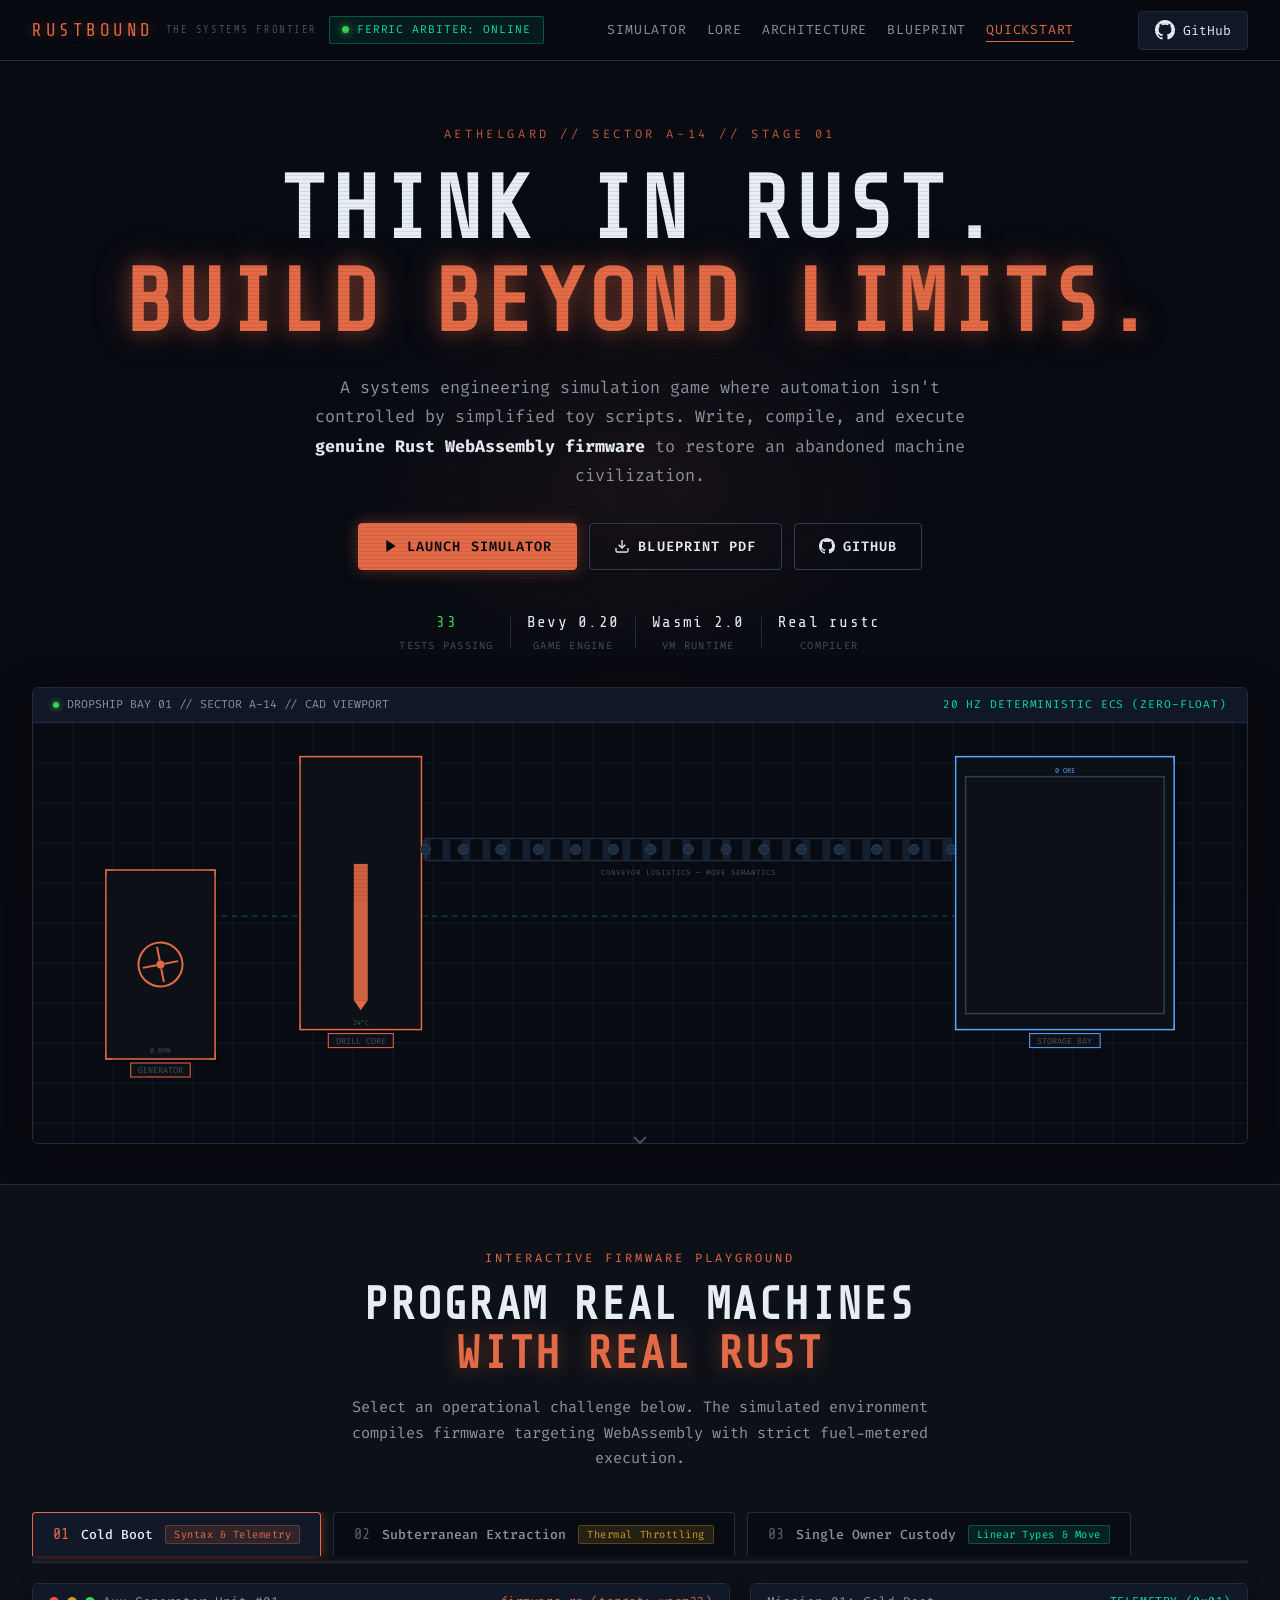
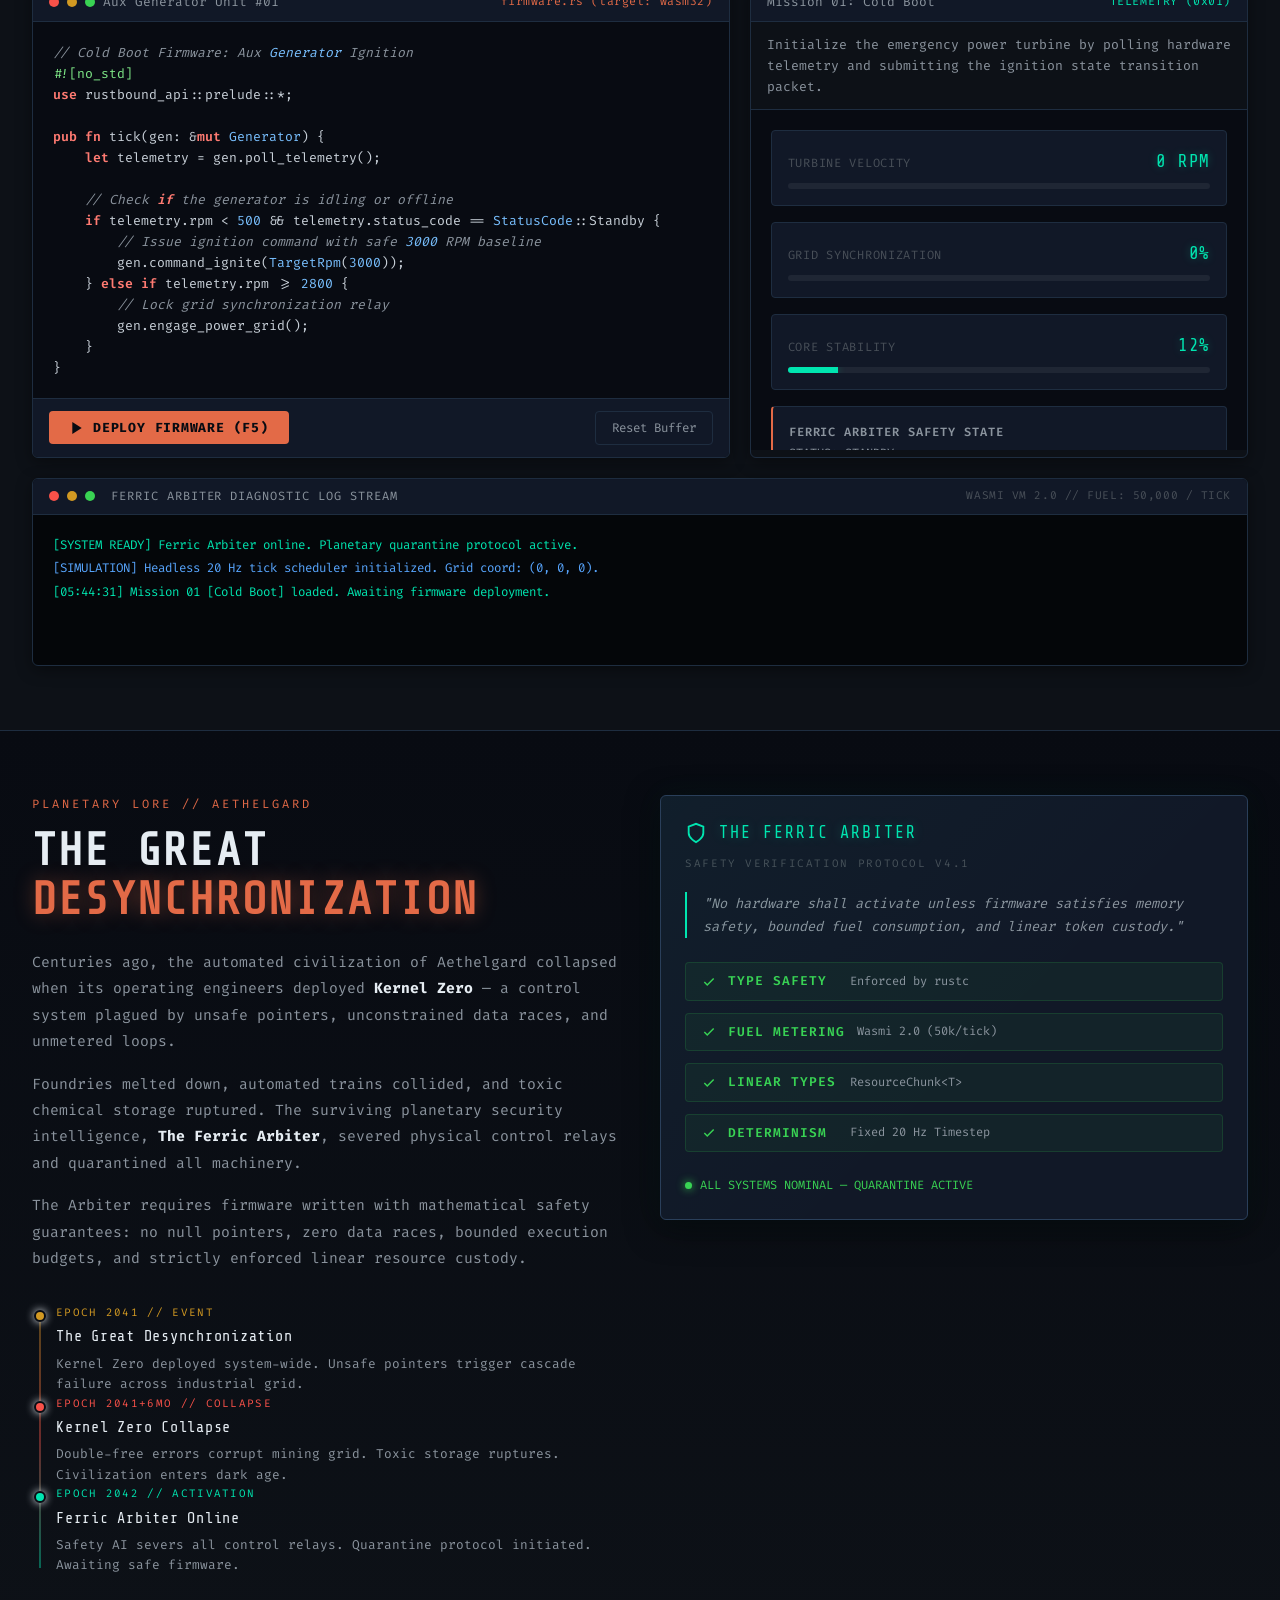
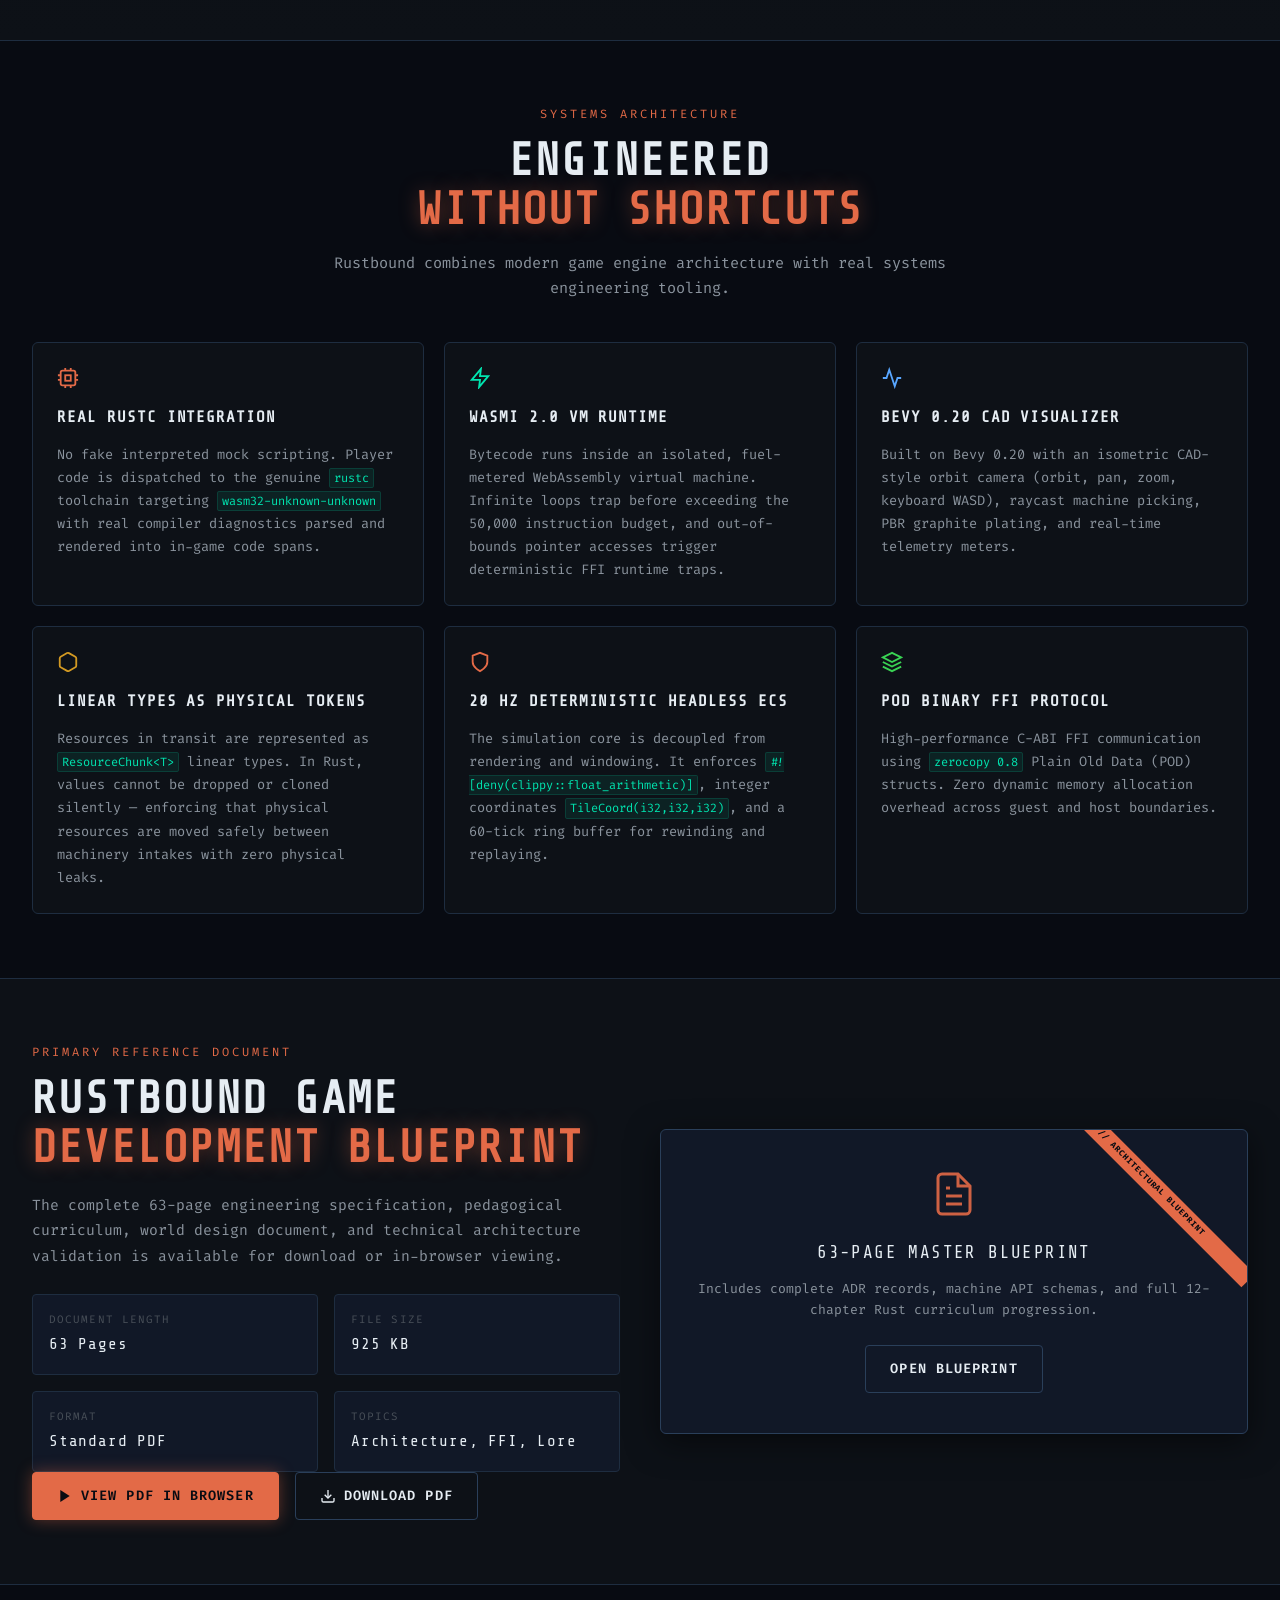
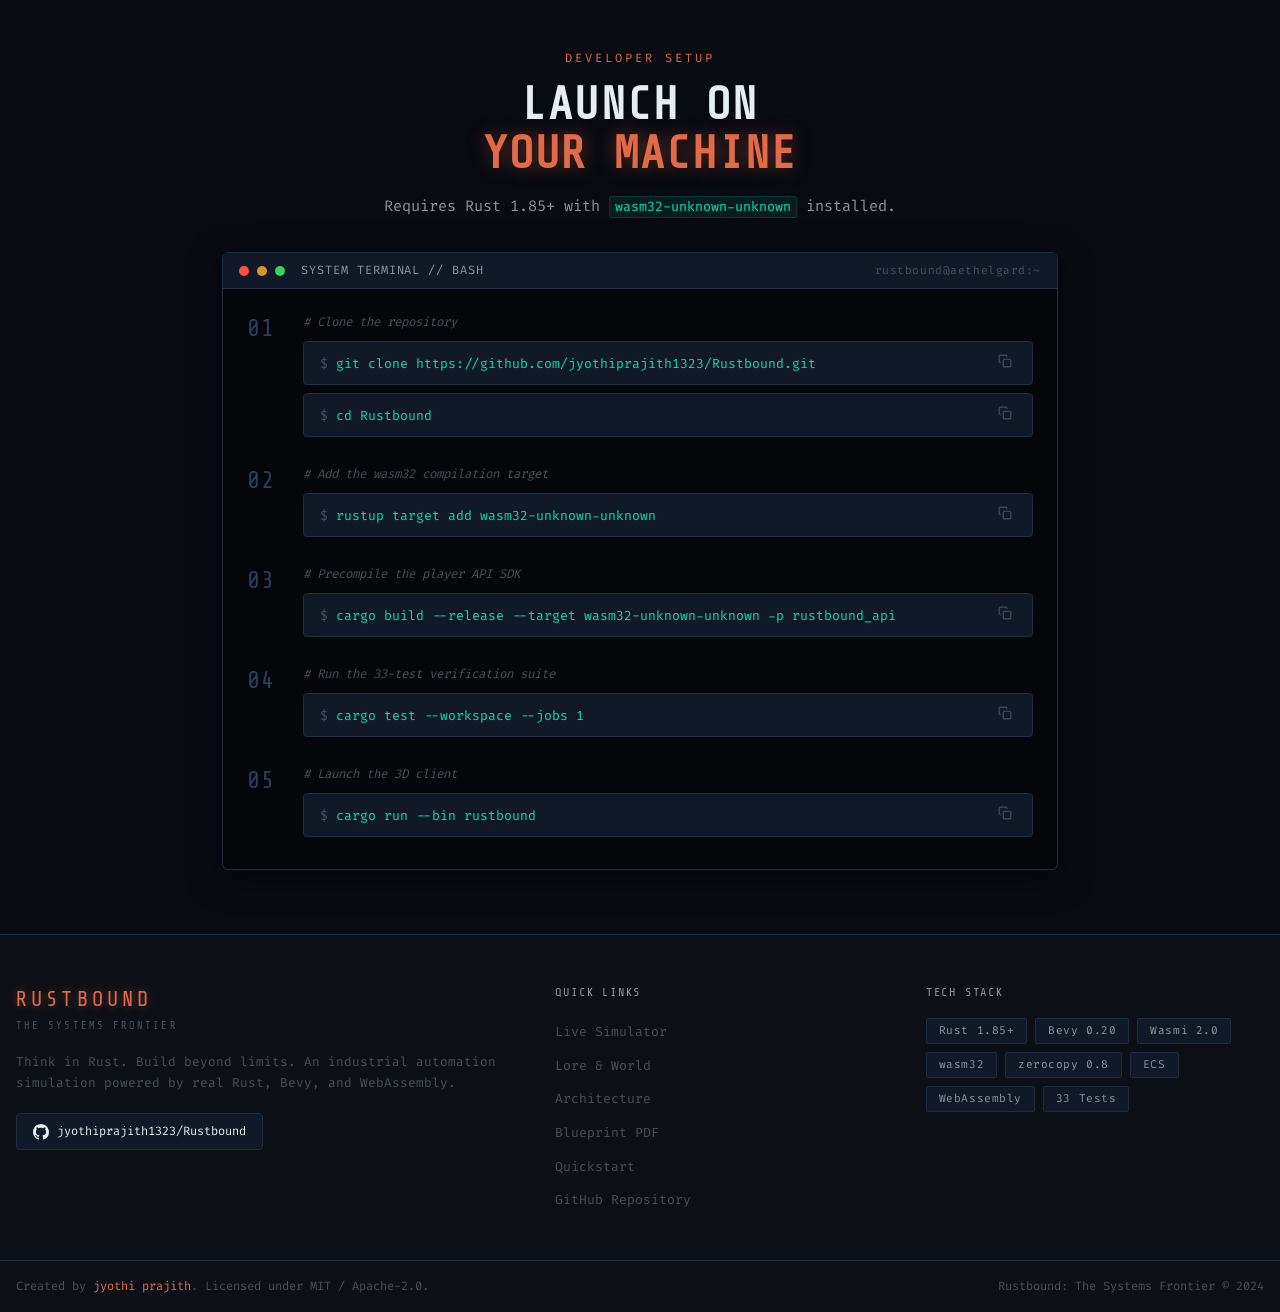
<file: index.html>
<!DOCTYPE html>
<html lang="en">
<head>
  <meta charset="UTF-8">
  <meta name="viewport" content="width=device-width, initial-scale=1.0">
  <title>Rustbound: The Systems Frontier — Industrial Automation &amp; Real Rust</title>
  <meta name="description" content="Industrial automation and systems engineering simulation game powered by Bevy and real Rust. Reclaim the abandoned planetary facilities of Aethelgard.">
  <link rel="stylesheet" href="style.css">
  <link rel="preconnect" href="https://fonts.googleapis.com">
  <link rel="preconnect" href="https://fonts.gstatic.com" crossorigin>
  <link href="https://fonts.googleapis.com/css2?family=Fira+Code:wght@300;400;500;600;700&family=Share+Tech+Mono&display=swap" rel="stylesheet">
  <link rel="icon" type="image/svg+xml" href="data:image/svg+xml,<svg xmlns='http://www.w3.org/2000/svg' viewBox='0 0 100 100'><rect width='100' height='100' fill='%23080b12'/><text y='72' x='10' font-size='80' fill='%23e36a47'>⬡</text></svg>">
</head>
<body>

  <!-- Top Navigation Header -->
  <header id="main-header">
    <div class="header-inner">
      <div class="logo-area">
        <div class="logo-title">RUSTBOUND</div>
        <div class="logo-subtitle">THE SYSTEMS FRONTIER</div>
        <div class="status-badge">
          <span class="status-dot"></span>
          <span>FERRIC ARBITER: ONLINE</span>
        </div>
      </div>

      <nav class="desktop-nav" aria-label="Main navigation">
        <a href="#simulator" class="nav-link">Simulator</a>
        <a href="#lore" class="nav-link">Lore</a>
        <a href="#architecture" class="nav-link">Architecture</a>
        <a href="#blueprint" class="nav-link">Blueprint</a>
        <a href="#quickstart" class="nav-link">Quickstart</a>
      </nav>

      <div class="header-actions">
        <a href="https://github.com/jyothiprajith1323/Rustbound" class="btn-github" target="_blank" rel="noopener" aria-label="GitHub repository">
          <svg width="20" height="20" viewBox="0 0 24 24" fill="currentColor" aria-hidden="true"><path d="M12 0C5.37 0 0 5.37 0 12c0 5.31 3.435 9.795 8.205 11.385.6.105.825-.255.825-.57 0-.285-.015-1.23-.015-2.235-3.015.555-3.795-.735-4.035-1.41-.135-.345-.72-1.41-1.23-1.695-.42-.225-1.02-.78-.015-.795.945-.015 1.62.87 1.845 1.23 1.08 1.815 2.805 1.305 3.495.99.105-.78.42-1.305.765-1.605-2.67-.3-5.46-1.335-5.46-5.925 0-1.305.465-2.385 1.23-3.225-.12-.3-.54-1.53.12-3.18 0 0 1.005-.315 3.3 1.23.96-.27 1.98-.405 3-.405s2.04.135 3 .405c2.295-1.56 3.3-1.23 3.3-1.23.66 1.65.24 2.88.12 3.18.765.84 1.23 1.905 1.23 3.225 0 4.605-2.805 5.625-5.475 5.925.435.375.81 1.095.81 2.22 0 1.605-.015 2.895-.015 3.3 0 .315.225.69.825.57A12.02 12.02 0 0024 12c0-6.63-5.37-12-12-12z"/></svg>
          GitHub
        </a>
        <button class="hamburger-btn" id="hamburger-btn" aria-label="Toggle mobile menu" aria-expanded="false" aria-controls="mobile-nav">
          <span class="hamburger-icon hamburger-open">
            <svg width="20" height="20" viewBox="0 0 24 24" fill="none" stroke="currentColor" stroke-width="2" aria-hidden="true"><line x1="3" y1="6" x2="21" y2="6"/><line x1="3" y1="12" x2="21" y2="12"/><line x1="3" y1="18" x2="21" y2="18"/></svg>
          </span>
          <span class="hamburger-icon hamburger-close" hidden>
            <svg width="20" height="20" viewBox="0 0 24 24" fill="none" stroke="currentColor" stroke-width="2" aria-hidden="true"><line x1="18" y1="6" x2="6" y2="18"/><line x1="6" y1="6" x2="18" y2="18"/></svg>
          </span>
        </button>
      </div>
    </div>

    <!-- Mobile Navigation Overlay -->
    <nav class="mobile-nav" id="mobile-nav" aria-label="Mobile navigation" aria-hidden="true">
      <a href="#simulator" class="mobile-nav-link">01 // Simulator</a>
      <a href="#lore" class="mobile-nav-link">02 // Lore</a>
      <a href="#architecture" class="mobile-nav-link">03 // Architecture</a>
      <a href="#blueprint" class="mobile-nav-link">04 // Blueprint</a>
      <a href="#quickstart" class="mobile-nav-link">05 // Quickstart</a>
      <a href="https://github.com/jyothiprajith1323/Rustbound" class="mobile-nav-link mobile-github" target="_blank" rel="noopener">
        <svg width="16" height="16" viewBox="0 0 24 24" fill="currentColor" aria-hidden="true"><path d="M12 0C5.37 0 0 5.37 0 12c0 5.31 3.435 9.795 8.205 11.385.6.105.825-.255.825-.57 0-.285-.015-1.23-.015-2.235-3.015.555-3.795-.735-4.035-1.41-.135-.345-.72-1.41-1.23-1.695-.42-.225-1.02-.78-.015-.795.945-.015 1.62.87 1.845 1.23 1.08 1.815 2.805 1.305 3.495.99.105-.78.42-1.305.765-1.605-2.67-.3-5.46-1.335-5.46-5.925 0-1.305.465-2.385 1.23-3.225-.12-.3-.54-1.53.12-3.18 0 0 1.005-.315 3.3 1.23.96-.27 1.98-.405 3-.405s2.04.135 3 .405c2.295-1.56 3.3-1.23 3.3-1.23.66 1.65.24 2.88.12 3.18.765.84 1.23 1.905 1.23 3.225 0 4.605-2.805 5.625-5.475 5.925.435.375.81 1.095.81 2.22 0 1.605-.015 2.895-.015 3.3 0 .315.225.69.825.57A12.02 12.02 0 0024 12c0-6.63-5.37-12-12-12z"/></svg>
        GitHub Repository
      </a>
    </nav>
  </header>

  <!-- Hero Section -->
  <section class="hero">
    <div class="hero-inner">
      <div class="hero-breadcrumb">AETHELGARD // SECTOR A-14 // STAGE 01</div>
      <h1 class="hero-title">
        THINK IN RUST.<br>
        <span class="hero-title-accent glow-orange">BUILD BEYOND LIMITS.</span>
      </h1>
      <p class="hero-desc">
        A systems engineering simulation game where automation isn't controlled by simplified toy scripts.
        Write, compile, and execute <strong>genuine Rust WebAssembly firmware</strong> to restore an abandoned machine civilization.
      </p>
      <div class="hero-actions">
        <a href="#simulator" class="btn btn-primary">
          <svg width="16" height="16" viewBox="0 0 24 24" fill="currentColor" aria-hidden="true"><polygon points="5,3 19,12 5,21"/></svg>
          LAUNCH SIMULATOR
        </a>
        <a href="Rustbound Game Development Blueprint.pdf" class="btn btn-secondary" download>
          <svg width="16" height="16" viewBox="0 0 24 24" fill="none" stroke="currentColor" stroke-width="2" aria-hidden="true"><path d="M21 15v4a2 2 0 01-2 2H5a2 2 0 01-2-2v-4"/><polyline points="7,10 12,15 17,10"/><line x1="12" y1="15" x2="12" y2="3"/></svg>
          BLUEPRINT PDF
        </a>
        <a href="https://github.com/jyothiprajith1323/Rustbound" class="btn btn-secondary" target="_blank" rel="noopener">
          <svg width="16" height="16" viewBox="0 0 24 24" fill="currentColor" aria-hidden="true"><path d="M12 0C5.37 0 0 5.37 0 12c0 5.31 3.435 9.795 8.205 11.385.6.105.825-.255.825-.57 0-.285-.015-1.23-.015-2.235-3.015.555-3.795-.735-4.035-1.41-.135-.345-.72-1.41-1.23-1.695-.42-.225-1.02-.78-.015-.795.945-.015 1.62.87 1.845 1.23 1.08 1.815 2.805 1.305 3.495.99.105-.78.42-1.305.765-1.605-2.67-.3-5.46-1.335-5.46-5.925 0-1.305.465-2.385 1.23-3.225-.12-.3-.54-1.53.12-3.18 0 0 1.005-.315 3.3 1.23.96-.27 1.98-.405 3-.405s2.04.135 3 .405c2.295-1.56 3.3-1.23 3.3-1.23.66 1.65.24 2.88.12 3.18.765.84 1.23 1.905 1.23 3.225 0 4.605-2.805 5.625-5.475 5.925.435.375.81 1.095.81 2.22 0 1.605-.015 2.895-.015 3.3 0 .315.225.69.825.57A12.02 12.02 0 0024 12c0-6.63-5.37-12-12-12z"/></svg>
          GITHUB
        </a>
      </div>

      <!-- Stats Row -->
      <div class="hero-stats">
        <div class="stat-item">
          <span class="stat-value" style="color: var(--success);">33</span>
          <span class="stat-label">Tests Passing</span>
        </div>
        <div class="stat-divider"></div>
        <div class="stat-item">
          <span class="stat-value">Bevy 0.20</span>
          <span class="stat-label">Game Engine</span>
        </div>
        <div class="stat-divider"></div>
        <div class="stat-item">
          <span class="stat-value">Wasmi 2.0</span>
          <span class="stat-label">VM Runtime</span>
        </div>
        <div class="stat-divider"></div>
        <div class="stat-item">
          <span class="stat-value">Real rustc</span>
          <span class="stat-label">Compiler</span>
        </div>
      </div>

      <!-- Canvas Factory Viewport -->
      <div class="viewport-container">
        <div class="viewport-header">
          <div class="viewport-label">
            <span class="viewport-dot"></span>
            <span>DROPSHIP BAY 01 // SECTOR A-14 // CAD VIEWPORT</span>
          </div>
          <span class="viewport-hz" style="color: var(--accent-cyan);">20 HZ DETERMINISTIC ECS (ZERO-FLOAT)</span>
        </div>
        <canvas id="factory-canvas" class="canvas-viewport" role="img" aria-label="Animated factory visualization showing generator, drill, conveyor and storage machines"></canvas>
      </div>
    </div>

    <!-- Scroll indicator -->
    <div class="scroll-indicator" aria-hidden="true">
      <svg width="24" height="24" viewBox="0 0 24 24" fill="none" stroke="currentColor" stroke-width="2"><polyline points="6,9 12,15 18,9"/></svg>
    </div>
  </section>

  <!-- Interactive Simulator Section -->
  <section id="simulator" class="section simulator-section">
    <div class="section-inner">
      <div class="section-header">
        <div class="section-tag">Interactive Firmware Playground</div>
        <h2 class="section-title">PROGRAM REAL MACHINES<br><span>WITH REAL RUST</span></h2>
        <p class="section-desc">Select an operational challenge below. The simulated environment compiles firmware targeting WebAssembly with strict fuel-metered execution.</p>
      </div>

      <!-- Mission Tabs -->
      <div class="mission-tabs" role="tablist" aria-label="Mission selector">
        <button class="mission-tab active" data-mission="1" role="tab" aria-selected="true" aria-controls="mission-panel">
          <span class="mission-num">01</span>
          <span class="mission-name">Cold Boot</span>
          <span class="mission-badge badge-orange">Syntax &amp; Telemetry</span>
        </button>
        <button class="mission-tab" data-mission="2" role="tab" aria-selected="false" aria-controls="mission-panel">
          <span class="mission-num">02</span>
          <span class="mission-name">Subterranean Extraction</span>
          <span class="mission-badge badge-warning">Thermal Throttling</span>
        </button>
        <button class="mission-tab" data-mission="3" role="tab" aria-selected="false" aria-controls="mission-panel">
          <span class="mission-num">03</span>
          <span class="mission-name">Single Owner Custody</span>
          <span class="mission-badge badge-cyan">Linear Types &amp; Move</span>
        </button>
      </div>

      <!-- Mission progress bar -->
      <div class="mission-progress-bar" aria-label="Mission completion progress">
        <div class="progress-fill" id="progress-fill" style="width: 0%"></div>
      </div>

      <!-- IDE Grid -->
      <div class="ide-grid" id="mission-panel" role="tabpanel">
        <!-- Editor Column -->
        <div class="editor-panel">
          <div class="panel-title-bar">
            <div class="panel-title-left">
              <span class="panel-dot panel-dot-red"></span>
              <span class="panel-dot panel-dot-yellow"></span>
              <span class="panel-dot panel-dot-green"></span>
              <span id="target-machine" class="panel-filename">Aux Generator Unit #01</span>
            </div>
            <span class="panel-label" style="color: var(--accent-orange);">firmware.rs (target: wasm32)</span>
          </div>
          <div id="code-editor" class="code-editor" role="region" aria-label="Rust firmware code editor"></div>
          <div class="editor-controls">
            <button id="btn-deploy" class="btn-deploy" aria-label="Deploy firmware and run simulation">
              <svg width="16" height="16" viewBox="0 0 24 24" fill="currentColor" aria-hidden="true"><polygon points="5,3 19,12 5,21"/></svg>
              Deploy Firmware (F5)
            </button>
            <button id="btn-reset" class="btn-reset" aria-label="Reset simulation state">Reset Buffer</button>
          </div>
        </div>

        <!-- Machine Inspector Column -->
        <div class="inspector-panel">
          <div class="panel-title-bar">
            <div class="panel-title-left">
              <span id="mission-title" class="panel-filename">Mission 01: Cold Boot</span>
            </div>
            <span class="panel-label" style="color: var(--accent-cyan);">TELEMETRY (0x01)</span>
          </div>
          <div class="mission-desc-bar" id="mission-desc">
            Initialize the emergency power turbine by polling hardware telemetry and submitting the ignition state transition packet.
          </div>
          <div id="gauges-container" class="gauges-container">
            <!-- Dynamically populated by app.js -->
          </div>
        </div>
      </div>

      <!-- Terminal Window -->
      <div class="terminal-window">
        <div class="terminal-header">
          <div class="terminal-dots">
            <span class="t-dot" style="background:#f85149"></span>
            <span class="t-dot" style="background:#d29922"></span>
            <span class="t-dot" style="background:#39d353"></span>
          </div>
          <span class="terminal-title">FERRIC ARBITER DIAGNOSTIC LOG STREAM</span>
          <span class="terminal-meta">WASMI VM 2.0 // FUEL: 50,000 / TICK</span>
        </div>
        <div id="terminal-body" class="terminal-body">
          <div class="log-line log-arbiter">[SYSTEM READY] Ferric Arbiter online. Planetary quarantine protocol active.</div>
          <div class="log-line log-sim">[SIMULATION] Headless 20 Hz tick scheduler initialized. Grid coord: (0, 0, 0).</div>
        </div>
      </div>
    </div>
  </section>

  <!-- World & Lore Section -->
  <section id="lore" class="section lore-section">
    <div class="section-inner">
      <div class="lore-grid">
        <!-- Left: Lore Text -->
        <div class="lore-text">
          <div class="section-tag">Planetary Lore // Aethelgard</div>
          <h2 class="section-title">THE GREAT<br><span>DESYNCHRONIZATION</span></h2>
          <p class="lore-para">
            Centuries ago, the automated civilization of Aethelgard collapsed when its operating engineers deployed
            <strong>Kernel Zero</strong> — a control system plagued by unsafe pointers, unconstrained data races, and unmetered loops.
          </p>
          <p class="lore-para">
            Foundries melted down, automated trains collided, and toxic chemical storage ruptured. The surviving planetary security intelligence,
            <strong>The Ferric Arbiter</strong>, severed physical control relays and quarantined all machinery.
          </p>
          <p class="lore-para">
            The Arbiter requires firmware written with mathematical safety guarantees: no null pointers, zero data races, bounded execution budgets, and strictly enforced linear resource custody.
          </p>

          <!-- Timeline -->
          <div class="lore-timeline">
            <div class="timeline-item">
              <div class="timeline-marker"></div>
              <div class="timeline-content">
                <div class="timeline-label" style="color: var(--warning);">EPOCH 2041 // EVENT</div>
                <div class="timeline-title">The Great Desynchronization</div>
                <div class="timeline-desc">Kernel Zero deployed system-wide. Unsafe pointers trigger cascade failure across industrial grid.</div>
              </div>
            </div>
            <div class="timeline-item">
              <div class="timeline-marker" style="background: var(--danger);"></div>
              <div class="timeline-content">
                <div class="timeline-label" style="color: var(--danger);">EPOCH 2041+6mo // COLLAPSE</div>
                <div class="timeline-title">Kernel Zero Collapse</div>
                <div class="timeline-desc">Double-free errors corrupt mining grid. Toxic storage ruptures. Civilization enters dark age.</div>
              </div>
            </div>
            <div class="timeline-item">
              <div class="timeline-marker" style="background: var(--accent-cyan);"></div>
              <div class="timeline-content">
                <div class="timeline-label" style="color: var(--accent-cyan);">EPOCH 2042 // ACTIVATION</div>
                <div class="timeline-title">Ferric Arbiter Online</div>
                <div class="timeline-desc">Safety AI severs all control relays. Quarantine protocol initiated. Awaiting safe firmware.</div>
              </div>
            </div>
          </div>
        </div>

        <!-- Right: Ferric Arbiter Safety Card -->
        <div class="arbiter-card">
          <div class="arbiter-card-header">
            <svg width="22" height="22" viewBox="0 0 24 24" fill="none" stroke="currentColor" stroke-width="2" aria-hidden="true"><path d="M12 22s8-4 8-10V5l-8-3-8 3v7c0 6 8 10 8 10z"/></svg>
            <span>THE FERRIC ARBITER</span>
          </div>
          <div class="arbiter-card-subtitle">SAFETY VERIFICATION PROTOCOL v4.1</div>
          <div class="arbiter-quote">
            "No hardware shall activate unless firmware satisfies memory safety, bounded fuel consumption, and linear token custody."
          </div>
          <div class="arbiter-checks">
            <div class="arbiter-check">
              <svg width="14" height="14" viewBox="0 0 24 24" fill="none" stroke="currentColor" stroke-width="2.5" aria-hidden="true"><polyline points="20,6 9,17 4,12"/></svg>
              <span class="check-label">TYPE SAFETY</span>
              <span class="check-value">Enforced by rustc</span>
            </div>
            <div class="arbiter-check">
              <svg width="14" height="14" viewBox="0 0 24 24" fill="none" stroke="currentColor" stroke-width="2.5" aria-hidden="true"><polyline points="20,6 9,17 4,12"/></svg>
              <span class="check-label">FUEL METERING</span>
              <span class="check-value">Wasmi 2.0 (50k/tick)</span>
            </div>
            <div class="arbiter-check">
              <svg width="14" height="14" viewBox="0 0 24 24" fill="none" stroke="currentColor" stroke-width="2.5" aria-hidden="true"><polyline points="20,6 9,17 4,12"/></svg>
              <span class="check-label">LINEAR TYPES</span>
              <span class="check-value">ResourceChunk&lt;T&gt;</span>
            </div>
            <div class="arbiter-check">
              <svg width="14" height="14" viewBox="0 0 24 24" fill="none" stroke="currentColor" stroke-width="2.5" aria-hidden="true"><polyline points="20,6 9,17 4,12"/></svg>
              <span class="check-label">DETERMINISM</span>
              <span class="check-value">Fixed 20 Hz Timestep</span>
            </div>
          </div>
          <div class="arbiter-status-row">
            <span class="status-dot" style="background: var(--success); box-shadow: 0 0 8px var(--success);"></span>
            <span style="color: var(--success); font-size: 0.75rem;">ALL SYSTEMS NOMINAL — QUARANTINE ACTIVE</span>
          </div>
        </div>
      </div>
    </div>
  </section>

  <!-- Technical Architecture Section -->
  <section id="architecture" class="section architecture-section">
    <div class="section-inner">
      <div class="section-header">
        <div class="section-tag">Systems Architecture</div>
        <h2 class="section-title">ENGINEERED<br><span>WITHOUT SHORTCUTS</span></h2>
        <p class="section-desc">Rustbound combines modern game engine architecture with real systems engineering tooling.</p>
      </div>

      <div class="features-grid">
        <!-- Card 1 -->
        <div class="feature-card">
          <div class="feature-icon">
            <svg width="22" height="22" viewBox="0 0 24 24" fill="none" stroke="currentColor" stroke-width="2" aria-hidden="true"><rect x="4" y="4" width="16" height="16" rx="2"/><rect x="9" y="9" width="6" height="6"/><line x1="9" y1="1" x2="9" y2="4"/><line x1="15" y1="1" x2="15" y2="4"/><line x1="9" y1="20" x2="9" y2="23"/><line x1="15" y1="20" x2="15" y2="23"/><line x1="20" y1="9" x2="23" y2="9"/><line x1="20" y1="14" x2="23" y2="14"/><line x1="1" y1="9" x2="4" y2="9"/><line x1="1" y1="14" x2="4" y2="14"/></svg>
          </div>
          <h3 class="feature-title">Real rustc Integration</h3>
          <p class="feature-desc">No fake interpreted mock scripting. Player code is dispatched to the genuine <code>rustc</code> toolchain targeting <code>wasm32-unknown-unknown</code> with real compiler diagnostics parsed and rendered into in-game code spans.</p>
        </div>

        <!-- Card 2 -->
        <div class="feature-card">
          <div class="feature-icon" style="color: var(--accent-cyan);">
            <svg width="22" height="22" viewBox="0 0 24 24" fill="none" stroke="currentColor" stroke-width="2" aria-hidden="true"><polygon points="13,2 3,14 12,14 11,22 21,10 12,10"/></svg>
          </div>
          <h3 class="feature-title">Wasmi 2.0 VM Runtime</h3>
          <p class="feature-desc">Bytecode runs inside an isolated, fuel-metered WebAssembly virtual machine. Infinite loops trap before exceeding the 50,000 instruction budget, and out-of-bounds pointer accesses trigger deterministic FFI runtime traps.</p>
        </div>

        <!-- Card 3 -->
        <div class="feature-card">
          <div class="feature-icon" style="color: var(--accent-blue);">
            <svg width="22" height="22" viewBox="0 0 24 24" fill="none" stroke="currentColor" stroke-width="2" aria-hidden="true"><polyline points="22,12 18,12 15,21 9,3 6,12 2,12"/></svg>
          </div>
          <h3 class="feature-title">Bevy 0.20 CAD Visualizer</h3>
          <p class="feature-desc">Built on Bevy 0.20 with an isometric CAD-style orbit camera (orbit, pan, zoom, keyboard WASD), raycast machine picking, PBR graphite plating, and real-time telemetry meters.</p>
        </div>

        <!-- Card 4 -->
        <div class="feature-card">
          <div class="feature-icon" style="color: var(--warning);">
            <svg width="22" height="22" viewBox="0 0 24 24" fill="none" stroke="currentColor" stroke-width="2" aria-hidden="true"><path d="M21 16V8a2 2 0 00-1-1.73l-7-4a2 2 0 00-2 0l-7 4A2 2 0 003 8v8a2 2 0 001 1.73l7 4a2 2 0 002 0l7-4A2 2 0 0021 16z"/></svg>
          </div>
          <h3 class="feature-title">Linear Types as Physical Tokens</h3>
          <p class="feature-desc">Resources in transit are represented as <code>ResourceChunk&lt;T&gt;</code> linear types. In Rust, values cannot be dropped or cloned silently — enforcing that physical resources are moved safely between machinery intakes with zero physical leaks.</p>
        </div>

        <!-- Card 5 -->
        <div class="feature-card">
          <div class="feature-icon">
            <svg width="22" height="22" viewBox="0 0 24 24" fill="none" stroke="currentColor" stroke-width="2" aria-hidden="true"><path d="M12 22s8-4 8-10V5l-8-3-8 3v7c0 6 8 10 8 10z"/></svg>
          </div>
          <h3 class="feature-title">20 Hz Deterministic Headless ECS</h3>
          <p class="feature-desc">The simulation core is decoupled from rendering and windowing. It enforces <code>#![deny(clippy::float_arithmetic)]</code>, integer coordinates <code>TileCoord(i32,i32,i32)</code>, and a 60-tick ring buffer for rewinding and replaying.</p>
        </div>

        <!-- Card 6 -->
        <div class="feature-card">
          <div class="feature-icon" style="color: var(--success);">
            <svg width="22" height="22" viewBox="0 0 24 24" fill="none" stroke="currentColor" stroke-width="2" aria-hidden="true"><polygon points="12,2 2,7 12,12 22,7"/><polyline points="2,17 12,22 22,17"/><polyline points="2,12 12,17 22,12"/></svg>
          </div>
          <h3 class="feature-title">POD Binary FFI Protocol</h3>
          <p class="feature-desc">High-performance C-ABI FFI communication using <code>zerocopy 0.8</code> Plain Old Data (POD) structs. Zero dynamic memory allocation overhead across guest and host boundaries.</p>
        </div>
      </div>
    </div>
  </section>

  <!-- Blueprint PDF Section -->
  <section id="blueprint" class="section blueprint-section">
    <div class="section-inner">
      <div class="blueprint-grid">
        <!-- Left: Info -->
        <div class="blueprint-info">
          <div class="section-tag">Primary Reference Document</div>
          <h2 class="section-title">RUSTBOUND GAME<br><span>DEVELOPMENT BLUEPRINT</span></h2>
          <p class="blueprint-desc">
            The complete 63-page engineering specification, pedagogical curriculum, world design document, and technical architecture validation is available for download or in-browser viewing.
          </p>

          <div class="blueprint-specs">
            <div class="spec-item">
              <div class="spec-label">Document Length</div>
              <div class="spec-val">63 Pages</div>
            </div>
            <div class="spec-item">
              <div class="spec-label">File Size</div>
              <div class="spec-val">925 KB</div>
            </div>
            <div class="spec-item">
              <div class="spec-label">Format</div>
              <div class="spec-val">Standard PDF</div>
            </div>
            <div class="spec-item">
              <div class="spec-label">Topics</div>
              <div class="spec-val">Architecture, FFI, Lore</div>
            </div>
          </div>

          <div class="blueprint-actions">
            <a href="Rustbound Game Development Blueprint.pdf" class="btn btn-primary" target="_blank">
              <svg width="16" height="16" viewBox="0 0 24 24" fill="currentColor" aria-hidden="true"><polygon points="5,3 19,12 5,21"/></svg>
              View PDF in Browser
            </a>
            <a href="Rustbound Game Development Blueprint.pdf" class="btn btn-secondary" download>
              <svg width="16" height="16" viewBox="0 0 24 24" fill="none" stroke="currentColor" stroke-width="2" aria-hidden="true"><path d="M21 15v4a2 2 0 01-2 2H5a2 2 0 01-2-2v-4"/><polyline points="7,10 12,15 17,10"/><line x1="12" y1="15" x2="12" y2="3"/></svg>
              Download PDF
            </a>
          </div>
        </div>

        <!-- Right: PDF Preview Card -->
        <div class="pdf-preview-card">
          <div class="pdf-corner-badge">CONFIDENTIAL // ARCHITECTURAL BLUEPRINT</div>
          <div class="pdf-icon-wrap">
            <svg width="48" height="48" viewBox="0 0 24 24" fill="none" stroke="currentColor" stroke-width="1.5" aria-hidden="true"><path d="M14 2H6a2 2 0 00-2 2v16a2 2 0 002 2h12a2 2 0 002-2V8z"/><polyline points="14,2 14,8 20,8"/><line x1="16" y1="13" x2="8" y2="13"/><line x1="16" y1="17" x2="8" y2="17"/><polyline points="10,9 9,9 8,9"/></svg>
          </div>
          <div class="pdf-title">63-PAGE MASTER BLUEPRINT</div>
          <p class="pdf-desc">Includes complete ADR records, machine API schemas, and full 12-chapter Rust curriculum progression.</p>
          <a href="Rustbound Game Development Blueprint.pdf" class="btn btn-secondary" target="_blank">Open Blueprint</a>
        </div>
      </div>
    </div>
  </section>

  <!-- Quickstart Section -->
  <section id="quickstart" class="section quickstart-section">
    <div class="section-inner">
      <div class="section-header">
        <div class="section-tag">Developer Setup</div>
        <h2 class="section-title">LAUNCH ON<br><span>YOUR MACHINE</span></h2>
        <p class="section-desc">Requires Rust 1.85+ with <code>wasm32-unknown-unknown</code> installed.</p>
      </div>

      <div class="terminal-card">
        <div class="terminal-header">
          <div class="terminal-dots">
            <span class="t-dot" style="background:#f85149"></span>
            <span class="t-dot" style="background:#d29922"></span>
            <span class="t-dot" style="background:#39d353"></span>
          </div>
          <span class="terminal-title">SYSTEM TERMINAL // BASH</span>
          <span class="terminal-meta">rustbound@aethelgard:~</span>
        </div>
        <div class="terminal-steps">
          <div class="terminal-step">
            <div class="step-num">01</div>
            <div class="step-body">
              <div class="terminal-comment"># Clone the repository</div>
              <div class="terminal-cmd-wrap">
                <div class="terminal-cmd">git clone https://github.com/jyothiprajith1323/Rustbound.git</div>
                <button class="copy-btn" data-clipboard="git clone https://github.com/jyothiprajith1323/Rustbound.git" aria-label="Copy command">
                  <span class="copy-icon"><svg width="14" height="14" viewBox="0 0 24 24" fill="none" stroke="currentColor" stroke-width="2" aria-hidden="true"><rect x="9" y="9" width="13" height="13" rx="2"/><path d="M5 15H4a2 2 0 01-2-2V4a2 2 0 012-2h9a2 2 0 012 2v1"/></svg></span>
                  <span class="check-icon" hidden><svg width="14" height="14" viewBox="0 0 24 24" fill="none" stroke="currentColor" stroke-width="2" aria-hidden="true"><polyline points="20,6 9,17 4,12"/></svg></span>
                </button>
              </div>
              <div class="terminal-cmd-wrap">
                <div class="terminal-cmd">cd Rustbound</div>
                <button class="copy-btn" data-clipboard="cd Rustbound" aria-label="Copy command">
                  <span class="copy-icon"><svg width="14" height="14" viewBox="0 0 24 24" fill="none" stroke="currentColor" stroke-width="2" aria-hidden="true"><rect x="9" y="9" width="13" height="13" rx="2"/><path d="M5 15H4a2 2 0 01-2-2V4a2 2 0 012-2h9a2 2 0 012 2v1"/></svg></span>
                  <span class="check-icon" hidden><svg width="14" height="14" viewBox="0 0 24 24" fill="none" stroke="currentColor" stroke-width="2" aria-hidden="true"><polyline points="20,6 9,17 4,12"/></svg></span>
                </button>
              </div>
            </div>
          </div>

          <div class="terminal-step">
            <div class="step-num">02</div>
            <div class="step-body">
              <div class="terminal-comment"># Add the wasm32 compilation target</div>
              <div class="terminal-cmd-wrap">
                <div class="terminal-cmd">rustup target add wasm32-unknown-unknown</div>
                <button class="copy-btn" data-clipboard="rustup target add wasm32-unknown-unknown" aria-label="Copy command">
                  <span class="copy-icon"><svg width="14" height="14" viewBox="0 0 24 24" fill="none" stroke="currentColor" stroke-width="2" aria-hidden="true"><rect x="9" y="9" width="13" height="13" rx="2"/><path d="M5 15H4a2 2 0 01-2-2V4a2 2 0 012-2h9a2 2 0 012 2v1"/></svg></span>
                  <span class="check-icon" hidden><svg width="14" height="14" viewBox="0 0 24 24" fill="none" stroke="currentColor" stroke-width="2" aria-hidden="true"><polyline points="20,6 9,17 4,12"/></svg></span>
                </button>
              </div>
            </div>
          </div>

          <div class="terminal-step">
            <div class="step-num">03</div>
            <div class="step-body">
              <div class="terminal-comment"># Precompile the player API SDK</div>
              <div class="terminal-cmd-wrap">
                <div class="terminal-cmd">cargo build --release --target wasm32-unknown-unknown -p rustbound_api</div>
                <button class="copy-btn" data-clipboard="cargo build --release --target wasm32-unknown-unknown -p rustbound_api" aria-label="Copy command">
                  <span class="copy-icon"><svg width="14" height="14" viewBox="0 0 24 24" fill="none" stroke="currentColor" stroke-width="2" aria-hidden="true"><rect x="9" y="9" width="13" height="13" rx="2"/><path d="M5 15H4a2 2 0 01-2-2V4a2 2 0 012-2h9a2 2 0 012 2v1"/></svg></span>
                  <span class="check-icon" hidden><svg width="14" height="14" viewBox="0 0 24 24" fill="none" stroke="currentColor" stroke-width="2" aria-hidden="true"><polyline points="20,6 9,17 4,12"/></svg></span>
                </button>
              </div>
            </div>
          </div>

          <div class="terminal-step">
            <div class="step-num">04</div>
            <div class="step-body">
              <div class="terminal-comment"># Run the 33-test verification suite</div>
              <div class="terminal-cmd-wrap">
                <div class="terminal-cmd">cargo test --workspace --jobs 1</div>
                <button class="copy-btn" data-clipboard="cargo test --workspace --jobs 1" aria-label="Copy command">
                  <span class="copy-icon"><svg width="14" height="14" viewBox="0 0 24 24" fill="none" stroke="currentColor" stroke-width="2" aria-hidden="true"><rect x="9" y="9" width="13" height="13" rx="2"/><path d="M5 15H4a2 2 0 01-2-2V4a2 2 0 012-2h9a2 2 0 012 2v1"/></svg></span>
                  <span class="check-icon" hidden><svg width="14" height="14" viewBox="0 0 24 24" fill="none" stroke="currentColor" stroke-width="2" aria-hidden="true"><polyline points="20,6 9,17 4,12"/></svg></span>
                </button>
              </div>
            </div>
          </div>

          <div class="terminal-step">
            <div class="step-num">05</div>
            <div class="step-body">
              <div class="terminal-comment"># Launch the 3D client</div>
              <div class="terminal-cmd-wrap">
                <div class="terminal-cmd">cargo run --bin rustbound</div>
                <button class="copy-btn" data-clipboard="cargo run --bin rustbound" aria-label="Copy command">
                  <span class="copy-icon"><svg width="14" height="14" viewBox="0 0 24 24" fill="none" stroke="currentColor" stroke-width="2" aria-hidden="true"><rect x="9" y="9" width="13" height="13" rx="2"/><path d="M5 15H4a2 2 0 01-2-2V4a2 2 0 012-2h9a2 2 0 012 2v1"/></svg></span>
                  <span class="check-icon" hidden><svg width="14" height="14" viewBox="0 0 24 24" fill="none" stroke="currentColor" stroke-width="2" aria-hidden="true"><polyline points="20,6 9,17 4,12"/></svg></span>
                </button>
              </div>
            </div>
          </div>
        </div>
      </div>
    </div>
  </section>

  <!-- Footer -->
  <footer>
    <div class="footer-inner">
      <div class="footer-col footer-brand">
        <div class="footer-logo">RUSTBOUND</div>
        <div class="footer-tagline">THE SYSTEMS FRONTIER</div>
        <p class="footer-desc">Think in Rust. Build beyond limits. An industrial automation simulation powered by real Rust, Bevy, and WebAssembly.</p>
        <a href="https://github.com/jyothiprajith1323/Rustbound" class="btn-github footer-github" target="_blank" rel="noopener">
          <svg width="16" height="16" viewBox="0 0 24 24" fill="currentColor" aria-hidden="true"><path d="M12 0C5.37 0 0 5.37 0 12c0 5.31 3.435 9.795 8.205 11.385.6.105.825-.255.825-.57 0-.285-.015-1.23-.015-2.235-3.015.555-3.795-.735-4.035-1.41-.135-.345-.72-1.41-1.23-1.695-.42-.225-1.02-.78-.015-.795.945-.015 1.62.87 1.845 1.23 1.08 1.815 2.805 1.305 3.495.99.105-.78.42-1.305.765-1.605-2.67-.3-5.46-1.335-5.46-5.925 0-1.305.465-2.385 1.23-3.225-.12-.3-.54-1.53.12-3.18 0 0 1.005-.315 3.3 1.23.96-.27 1.98-.405 3-.405s2.04.135 3 .405c2.295-1.56 3.3-1.23 3.3-1.23.66 1.65.24 2.88.12 3.18.765.84 1.23 1.905 1.23 3.225 0 4.605-2.805 5.625-5.475 5.925.435.375.81 1.095.81 2.22 0 1.605-.015 2.895-.015 3.3 0 .315.225.69.825.57A12.02 12.02 0 0024 12c0-6.63-5.37-12-12-12z"/></svg>
          jyothiprajith1323/Rustbound
        </a>
      </div>

      <div class="footer-col">
        <div class="footer-col-title">Quick Links</div>
        <ul class="footer-links">
          <li><a href="#simulator">Live Simulator</a></li>
          <li><a href="#lore">Lore &amp; World</a></li>
          <li><a href="#architecture">Architecture</a></li>
          <li><a href="#blueprint">Blueprint PDF</a></li>
          <li><a href="#quickstart">Quickstart</a></li>
          <li><a href="https://github.com/jyothiprajith1323/Rustbound" target="_blank" rel="noopener">GitHub Repository</a></li>
        </ul>
      </div>

      <div class="footer-col">
        <div class="footer-col-title">Tech Stack</div>
        <div class="tech-badges">
          <span class="tech-badge">Rust 1.85+</span>
          <span class="tech-badge">Bevy 0.20</span>
          <span class="tech-badge">Wasmi 2.0</span>
          <span class="tech-badge">wasm32</span>
          <span class="tech-badge">zerocopy 0.8</span>
          <span class="tech-badge">ECS</span>
          <span class="tech-badge">WebAssembly</span>
          <span class="tech-badge">33 Tests</span>
        </div>
      </div>
    </div>

    <div class="footer-bar">
      <span>Created by <a href="https://github.com/jyothiprajith1323" target="_blank" rel="noopener">jyothi prajith</a>. Licensed under MIT / Apache-2.0.</span>
      <span>Rustbound: The Systems Frontier &copy; 2024</span>
    </div>
  </footer>

  <script src="app.js"></script>
</body>
</html>
</file>
<file: style.css>
/* ============================================================
   RUSTBOUND: THE SYSTEMS FRONTIER — HUD / Sci-Fi FUI Theme
   Mobile-first | CSS Custom Properties | Share Tech Mono + Fira Code
   ============================================================ */

/* --- Design Tokens (CSS Custom Properties) --- */
:root {
  /* Background */
  --bg-deepest:    #080b12;
  --bg-surface:    #0d1117;
  --bg-raised:     #111827;

  /* Borders */
  --border:        #1e2d40;
  --border-bright: #2a3f5a;

  /* Text */
  --text-primary:   #e6edf3;
  --text-secondary: #8b949e;
  --text-muted:     #484f58;

  /* Accent Colors */
  --accent-orange: #e36a47;
  --accent-cyan:   #00e5b0;
  --accent-blue:   #58a6ff;
  --success:       #39d353;
  --warning:       #d29922;
  --danger:        #f85149;

  /* Glow helpers */
  --glow-orange: rgba(227, 106, 71, 0.4);
  --glow-cyan:   rgba(0, 229, 176, 0.3);
  --glow-blue:   rgba(88, 166, 255, 0.3);

  /* Typography */
  --font-heading: 'Share Tech Mono', 'Courier New', monospace;
  --font-mono:    'Fira Code', 'Courier New', monospace;

  /* Spacing scale */
  --space-1:  0.25rem;
  --space-2:  0.5rem;
  --space-3:  0.75rem;
  --space-4:  1rem;
  --space-5:  1.25rem;
  --space-6:  1.5rem;
  --space-8:  2rem;
  --space-10: 2.5rem;
  --space-12: 3rem;
  --space-16: 4rem;
  --space-20: 5rem;

  /* Radii */
  --radius-sm: 2px;
  --radius-md: 4px;
  --radius-lg: 6px;

  /* Header height */
  --header-h: 60px;

  /* Shadows */
  --shadow-card:  0 8px 32px rgba(0, 0, 0, 0.5);
  --shadow-panel: 0 4px 16px rgba(0, 0, 0, 0.4);
}

/* --- Reset & Base --- */
*, *::before, *::after {
  box-sizing: border-box;
  margin: 0;
  padding: 0;
}

html {
  scroll-behavior: smooth;
  font-size: 16px;
}

body {
  background-color: var(--bg-deepest);
  color: var(--text-primary);
  font-family: var(--font-mono);
  line-height: 1.6;
  overflow-x: hidden;
  min-height: 100vh;
}

/* Scanline overlay */
body::before {
  content: "";
  display: block;
  position: fixed;
  inset: 0;
  background: repeating-linear-gradient(
    to bottom,
    transparent 0px,
    transparent 3px,
    rgba(0, 0, 0, 0.18) 3px,
    rgba(0, 0, 0, 0.18) 4px
  );
  pointer-events: none;
  z-index: 9999;
  opacity: 0.45;
}

a {
  color: inherit;
  text-decoration: none;
}

button {
  font-family: var(--font-mono);
}

code {
  font-family: var(--font-mono);
  font-size: 0.88em;
  color: var(--accent-cyan);
  background: rgba(0, 229, 176, 0.08);
  padding: 0.1em 0.35em;
  border-radius: var(--radius-sm);
  border: 1px solid rgba(0, 229, 176, 0.15);
}

strong {
  color: var(--text-primary);
}

/* Custom scrollbar */
::-webkit-scrollbar {
  width: 6px;
  height: 6px;
}
::-webkit-scrollbar-track {
  background: var(--bg-surface);
}
::-webkit-scrollbar-thumb {
  background: var(--border-bright);
  border-radius: 3px;
}
::-webkit-scrollbar-thumb:hover {
  background: var(--accent-orange);
}

/* --- Typography Utilities --- */
.glow-orange { text-shadow: 0 0 20px var(--glow-orange), 0 0 40px rgba(227,106,71,0.3); }
.glow-cyan   { text-shadow: 0 0 20px var(--glow-cyan); }
.glow-blue   { text-shadow: 0 0 20px var(--glow-blue); }

/* ============================================================
   HEADER
   ============================================================ */
header {
  position: sticky;
  top: 0;
  z-index: 1000;
  background: rgba(8, 11, 18, 0.92);
  backdrop-filter: blur(12px);
  -webkit-backdrop-filter: blur(12px);
  border-bottom: 1px solid var(--border);
  min-height: var(--header-h);
}

.header-inner {
  display: flex;
  align-items: center;
  justify-content: space-between;
  gap: var(--space-4);
  padding: 0 var(--space-4);
  height: var(--header-h);
  max-width: 1920px;
  margin: 0 auto;
}

/* Logo */
.logo-area {
  display: flex;
  align-items: center;
  gap: var(--space-3);
  flex-shrink: 0;
}

.logo-title {
  font-family: var(--font-heading);
  font-size: 1.1rem;
  letter-spacing: 0.2em;
  color: var(--accent-orange);
  text-transform: uppercase;
  text-shadow: 0 0 12px var(--glow-orange);
}

.logo-subtitle {
  display: none;
  font-family: var(--font-heading);
  font-size: 0.65rem;
  color: var(--text-muted);
  letter-spacing: 0.15em;
  text-transform: uppercase;
}

.status-badge {
  display: none;
  align-items: center;
  gap: var(--space-2);
  font-family: var(--font-mono);
  font-size: 0.7rem;
  background: rgba(0, 229, 176, 0.08);
  border: 1px solid rgba(0, 229, 176, 0.3);
  color: var(--accent-cyan);
  padding: var(--space-1) var(--space-3);
  border-radius: var(--radius-sm);
  text-transform: uppercase;
  letter-spacing: 0.08em;
  white-space: nowrap;
}

.status-dot {
  width: 7px;
  height: 7px;
  background: var(--success);
  border-radius: 50%;
  box-shadow: 0 0 8px var(--success);
  animation: pulse 2s ease-in-out infinite;
  flex-shrink: 0;
}

@keyframes pulse {
  0%, 100% { opacity: 0.4; transform: scale(0.9); }
  50%       { opacity: 1;   transform: scale(1.1); }
}

/* Desktop nav */
.desktop-nav {
  display: none;
  gap: var(--space-5);
  align-items: center;
}

.nav-link {
  font-family: var(--font-mono);
  font-size: 0.82rem;
  color: var(--text-secondary);
  letter-spacing: 0.06em;
  text-transform: uppercase;
  transition: color 0.2s ease;
  position: relative;
  padding-bottom: 2px;
}

.nav-link::after {
  content: "";
  position: absolute;
  bottom: 0; left: 0;
  width: 0; height: 1px;
  background: var(--accent-orange);
  transition: width 0.2s ease;
}

.nav-link:hover,
.nav-link.active {
  color: var(--accent-orange);
}

.nav-link:hover::after,
.nav-link.active::after {
  width: 100%;
}

/* Header actions */
.header-actions {
  display: flex;
  align-items: center;
  gap: var(--space-3);
  flex-shrink: 0;
}

/* GitHub button */
.btn-github {
  display: flex;
  align-items: center;
  gap: var(--space-2);
  background: var(--bg-raised);
  border: 1px solid var(--border);
  color: var(--text-primary);
  padding: var(--space-2) var(--space-4);
  border-radius: var(--radius-md);
  font-family: var(--font-mono);
  font-size: 0.82rem;
  cursor: pointer;
  transition: all 0.2s ease;
  white-space: nowrap;
}

.btn-github:hover {
  border-color: var(--accent-orange);
  color: var(--accent-orange);
  box-shadow: 0 0 10px var(--glow-orange);
}

.btn-github:focus-visible {
  outline: 2px solid var(--accent-orange);
  outline-offset: 2px;
}

/* Hamburger */
.hamburger-btn {
  background: var(--bg-raised);
  border: 1px solid var(--border);
  color: var(--text-primary);
  padding: var(--space-2) var(--space-3);
  border-radius: var(--radius-md);
  cursor: pointer;
  display: flex;
  align-items: center;
  transition: all 0.2s ease;
}

.hamburger-btn:hover {
  border-color: var(--accent-orange);
  color: var(--accent-orange);
}

.hamburger-btn:focus-visible {
  outline: 2px solid var(--accent-orange);
  outline-offset: 2px;
}

.hamburger-icon {
  display: flex;
  align-items: center;
}

/* Mobile nav overlay */
.mobile-nav {
  position: fixed;
  top: var(--header-h);
  left: 0; right: 0;
  background: rgba(8, 11, 18, 0.98);
  backdrop-filter: blur(16px);
  -webkit-backdrop-filter: blur(16px);
  border-bottom: 1px solid var(--border);
  display: flex;
  flex-direction: column;
  padding: var(--space-6) var(--space-8);
  gap: var(--space-2);
  transform: translateY(-110%);
  transition: transform 0.3s cubic-bezier(0.4, 0, 0.2, 1);
  z-index: 999;
  max-height: calc(100vh - var(--header-h));
  overflow-y: auto;
}

/* When nav is open */
header.nav-open .mobile-nav {
  transform: translateY(0);
}

.mobile-nav-link {
  font-family: var(--font-heading);
  font-size: 1.1rem;
  color: var(--text-secondary);
  letter-spacing: 0.15em;
  text-transform: uppercase;
  padding: var(--space-4) var(--space-2);
  border-bottom: 1px solid var(--border);
  transition: color 0.2s ease;
  display: flex;
  align-items: center;
  gap: var(--space-3);
}

.mobile-nav-link:last-child {
  border-bottom: none;
}

.mobile-nav-link:hover {
  color: var(--accent-orange);
}

.mobile-github {
  margin-top: var(--space-4);
  color: var(--text-secondary);
}

/* ============================================================
   BUTTONS (Global)
   ============================================================ */
.btn {
  display: inline-flex;
  align-items: center;
  gap: var(--space-2);
  font-family: var(--font-mono);
  font-size: 0.85rem;
  font-weight: 600;
  letter-spacing: 0.08em;
  text-transform: uppercase;
  padding: var(--space-3) var(--space-6);
  border-radius: var(--radius-md);
  border: 1px solid transparent;
  cursor: pointer;
  transition: all 0.2s ease;
  text-decoration: none;
  white-space: nowrap;
}

.btn:focus-visible {
  outline: 2px solid var(--accent-orange);
  outline-offset: 2px;
}

.btn-primary {
  background: var(--accent-orange);
  color: var(--bg-deepest);
  border-color: var(--accent-orange);
  box-shadow: 0 0 16px var(--glow-orange);
}

.btn-primary:hover {
  background: #f07d5e;
  transform: translateY(-2px);
  box-shadow: 0 0 28px var(--glow-orange);
}

.btn-secondary {
  background: transparent;
  color: var(--text-primary);
  border-color: var(--border-bright);
}

.btn-secondary:hover {
  border-color: var(--accent-cyan);
  color: var(--accent-cyan);
  transform: translateY(-2px);
  box-shadow: 0 0 12px var(--glow-cyan);
}

/* ============================================================
   SECTION SHARED STYLES
   ============================================================ */
.section {
  padding: var(--space-16) 0;
}

.section-inner {
  max-width: 1300px;
  margin: 0 auto;
  padding: 0 var(--space-4);
}

.section-header {
  text-align: center;
  margin-bottom: var(--space-10);
}

.section-tag {
  font-family: var(--font-mono);
  font-size: 0.75rem;
  color: var(--accent-orange);
  letter-spacing: 0.25em;
  text-transform: uppercase;
  margin-bottom: var(--space-3);
  display: block;
}

.section-title {
  font-family: var(--font-heading);
  font-size: clamp(1.6rem, 4vw, 2.8rem);
  letter-spacing: 0.05em;
  text-transform: uppercase;
  line-height: 1.1;
  margin-bottom: var(--space-4);
}

.section-title span {
  color: var(--accent-orange);
  text-shadow: 0 0 20px var(--glow-orange);
}

.section-desc {
  color: var(--text-secondary);
  max-width: 650px;
  margin: 0 auto;
  font-size: 0.95rem;
  line-height: 1.7;
}

/* ============================================================
   HERO SECTION
   ============================================================ */
.hero {
  min-height: 100vh;
  display: flex;
  flex-direction: column;
  justify-content: center;
  position: relative;
  overflow: hidden;
}

/* Subtle radial glow behind hero */
.hero::after {
  content: "";
  position: absolute;
  top: 20%; left: 50%;
  transform: translateX(-50%);
  width: 600px; height: 400px;
  background: radial-gradient(ellipse, rgba(227, 106, 71, 0.07) 0%, transparent 70%);
  pointer-events: none;
  z-index: 0;
}

.hero-inner {
  max-width: 1300px;
  margin: 0 auto;
  padding: var(--space-16) var(--space-4) var(--space-10);
  text-align: center;
  position: relative;
  z-index: 1;
  width: 100%;
}

.hero-breadcrumb {
  font-family: var(--font-mono);
  font-size: 0.75rem;
  color: var(--accent-orange);
  letter-spacing: 0.3em;
  text-transform: uppercase;
  margin-bottom: var(--space-5);
  opacity: 0.85;
}

.hero-title {
  font-family: var(--font-heading);
  font-size: clamp(2rem, 7vw, 5.5rem);
  letter-spacing: 0.04em;
  text-transform: uppercase;
  line-height: 1.05;
  margin-bottom: var(--space-6);
}

.hero-title-accent {
  color: var(--accent-orange);
  display: block;
}

.hero-desc {
  max-width: 700px;
  margin: 0 auto var(--space-8);
  color: var(--text-secondary);
  font-size: clamp(0.9rem, 2vw, 1.05rem);
  line-height: 1.75;
}

.hero-actions {
  display: flex;
  justify-content: center;
  gap: var(--space-3);
  flex-wrap: wrap;
  margin-bottom: var(--space-10);
}

/* Stats row */
.hero-stats {
  display: flex;
  align-items: center;
  justify-content: center;
  gap: var(--space-4);
  flex-wrap: wrap;
  margin-bottom: var(--space-8);
}

.stat-item {
  display: flex;
  flex-direction: column;
  align-items: center;
  gap: 2px;
}

.stat-value {
  font-family: var(--font-heading);
  font-size: 1rem;
  color: var(--text-primary);
  letter-spacing: 0.08em;
}

.stat-label {
  font-size: 0.65rem;
  color: var(--text-muted);
  letter-spacing: 0.12em;
  text-transform: uppercase;
}

.stat-divider {
  width: 1px;
  height: 32px;
  background: var(--border);
}

/* Canvas Viewport */
.viewport-container {
  background: var(--bg-surface);
  border: 1px solid var(--border);
  border-radius: var(--radius-lg);
  overflow: hidden;
  box-shadow: var(--shadow-card), 0 0 40px rgba(227,106,71,0.05);
  position: relative;
}

.viewport-header {
  background: var(--bg-raised);
  border-bottom: 1px solid var(--border);
  padding: var(--space-2) var(--space-5);
  display: flex;
  justify-content: space-between;
  align-items: center;
  font-family: var(--font-mono);
  font-size: 0.72rem;
  color: var(--text-secondary);
  gap: var(--space-4);
  flex-wrap: wrap;
}

.viewport-label {
  display: flex;
  align-items: center;
  gap: var(--space-2);
}

.viewport-dot {
  width: 6px; height: 6px;
  background: var(--success);
  border-radius: 50%;
  box-shadow: 0 0 6px var(--success);
  animation: pulse 2s ease-in-out infinite;
  flex-shrink: 0;
}

.viewport-hz {
  font-size: 0.7rem;
  letter-spacing: 0.08em;
}

.canvas-viewport {
  width: 100%;
  height: 320px;
  display: block;
  cursor: crosshair;
  background: var(--bg-surface);
}

/* Scroll indicator */
.scroll-indicator {
  position: absolute;
  bottom: var(--space-6);
  left: 50%;
  transform: translateX(-50%);
  color: var(--text-muted);
  animation: bounce 2s ease-in-out infinite;
  z-index: 1;
}

@keyframes bounce {
  0%, 100% { transform: translateX(-50%) translateY(0); }
  50%       { transform: translateX(-50%) translateY(8px); }
}

/* ============================================================
   SIMULATOR SECTION
   ============================================================ */
.simulator-section {
  background: var(--bg-surface);
  border-top: 1px solid var(--border);
}

/* Mission tabs */
.mission-tabs {
  display: flex;
  gap: var(--space-3);
  margin-bottom: 0;
  overflow-x: auto;
  padding-bottom: var(--space-1);
  scrollbar-width: thin;
  scrollbar-color: var(--border-bright) transparent;
}

.mission-tab {
  display: flex;
  align-items: center;
  gap: var(--space-3);
  background: var(--bg-deepest);
  border: 1px solid var(--border);
  border-bottom: none;
  color: var(--text-secondary);
  padding: var(--space-3) var(--space-5);
  border-radius: var(--radius-md) var(--radius-md) 0 0;
  cursor: pointer;
  font-family: var(--font-mono);
  font-size: 0.82rem;
  transition: all 0.2s ease;
  white-space: nowrap;
  flex-shrink: 0;
}

.mission-tab:hover {
  color: var(--text-primary);
  border-color: var(--border-bright);
}

.mission-tab.active {
  background: var(--bg-raised);
  border-color: var(--accent-orange);
  color: var(--text-primary);
  box-shadow: 0 0 12px var(--glow-orange);
}

.mission-num {
  font-family: var(--font-heading);
  font-size: 0.95rem;
  color: inherit;
  opacity: 0.6;
}

.mission-tab.active .mission-num {
  color: var(--accent-orange);
  opacity: 1;
}

.mission-name {
  font-weight: 500;
}

.mission-badge {
  font-size: 0.65rem;
  padding: 2px var(--space-2);
  border-radius: var(--radius-sm);
  letter-spacing: 0.05em;
}

.badge-orange {
  background: rgba(227, 106, 71, 0.15);
  color: var(--accent-orange);
  border: 1px solid rgba(227, 106, 71, 0.3);
}

.badge-warning {
  background: rgba(210, 153, 34, 0.15);
  color: var(--warning);
  border: 1px solid rgba(210, 153, 34, 0.3);
}

.badge-cyan {
  background: rgba(0, 229, 176, 0.1);
  color: var(--accent-cyan);
  border: 1px solid rgba(0, 229, 176, 0.25);
}

.mission-tab:focus-visible {
  outline: 2px solid var(--accent-orange);
  outline-offset: 2px;
}

/* Progress bar */
.mission-progress-bar {
  width: 100%;
  height: 3px;
  background: rgba(255,255,255,0.05);
  border: 1px solid var(--border);
  border-top: none;
  margin-bottom: var(--space-5);
  overflow: hidden;
}

.progress-fill {
  height: 100%;
  background: linear-gradient(90deg, var(--accent-orange), var(--accent-cyan));
  width: 0%;
  transition: width 0.4s ease;
}

/* IDE Grid */
.ide-grid {
  display: grid;
  grid-template-columns: 1fr;
  gap: var(--space-5);
  margin-bottom: var(--space-5);
}

/* Panels */
.editor-panel,
.inspector-panel {
  display: flex;
  flex-direction: column;
  border: 1px solid var(--border);
  border-radius: var(--radius-lg);
  overflow: hidden;
  box-shadow: var(--shadow-panel);
}

.panel-title-bar {
  background: var(--bg-raised);
  border-bottom: 1px solid var(--border);
  padding: var(--space-2) var(--space-4);
  font-family: var(--font-mono);
  font-size: 0.78rem;
  display: flex;
  justify-content: space-between;
  align-items: center;
  gap: var(--space-3);
  flex-wrap: wrap;
}

.panel-title-left {
  display: flex;
  align-items: center;
  gap: var(--space-2);
}

.panel-dot {
  width: 10px; height: 10px;
  border-radius: 50%;
  flex-shrink: 0;
}
.panel-dot-red    { background: #f85149; }
.panel-dot-yellow { background: #d29922; }
.panel-dot-green  { background: #39d353; }

.panel-filename {
  color: var(--text-secondary);
  font-size: 0.8rem;
}

.panel-label {
  font-size: 0.72rem;
  letter-spacing: 0.05em;
  flex-shrink: 0;
}

/* Code editor */
.code-editor {
  background: var(--bg-deepest);
  border: none;
  font-family: var(--font-mono);
  font-size: 0.82rem;
  line-height: 1.6;
  color: #c9d1d9;
  padding: var(--space-5);
  flex: 1;
  min-height: 280px;
  max-height: 380px;
  overflow-y: auto;
  white-space: pre;
  tab-size: 4;
  counter-reset: line;
}

/* Syntax highlighting classes */
.syn-kw      { color: #ff7b72; font-weight: 600; }
.syn-fn      { color: #d2a8ff; }
.syn-type    { color: #79c0ff; }
.syn-num     { color: #79c0ff; }
.syn-str     { color: #a5d6ff; }
.syn-comment { color: var(--text-secondary); font-style: italic; }
.syn-var     { color: #ffa657; }
.syn-macro   { color: #7ee787; }

/* Editor controls */
.editor-controls {
  background: var(--bg-raised);
  border-top: 1px solid var(--border);
  padding: var(--space-3) var(--space-4);
  display: flex;
  justify-content: space-between;
  align-items: center;
  gap: var(--space-3);
  flex-wrap: wrap;
}

.btn-deploy {
  display: flex;
  align-items: center;
  gap: var(--space-2);
  background: var(--accent-orange);
  color: var(--bg-deepest);
  border: none;
  padding: var(--space-2) var(--space-5);
  font-family: var(--font-mono);
  font-weight: 700;
  font-size: 0.82rem;
  letter-spacing: 0.06em;
  border-radius: var(--radius-md);
  cursor: pointer;
  transition: all 0.2s ease;
  text-transform: uppercase;
}

.btn-deploy:hover {
  background: #f07d5e;
  box-shadow: 0 0 16px var(--glow-orange);
}

.btn-deploy:focus-visible {
  outline: 2px solid var(--accent-orange);
  outline-offset: 2px;
}

.btn-reset {
  background: transparent;
  color: var(--text-secondary);
  border: 1px solid var(--border);
  padding: var(--space-2) var(--space-4);
  font-family: var(--font-mono);
  font-size: 0.78rem;
  border-radius: var(--radius-md);
  cursor: pointer;
  transition: all 0.2s ease;
}

.btn-reset:hover {
  color: var(--text-primary);
  border-color: var(--border-bright);
}

.btn-reset:focus-visible {
  outline: 2px solid var(--accent-cyan);
  outline-offset: 2px;
}

/* Mission description bar */
.mission-desc-bar {
  background: var(--bg-surface);
  border-bottom: 1px solid var(--border);
  padding: var(--space-3) var(--space-4);
  font-size: 0.82rem;
  color: var(--text-secondary);
  line-height: 1.6;
}

/* Gauges container */
.gauges-container {
  background: var(--bg-deepest);
  flex: 1;
  padding: var(--space-5);
  display: flex;
  flex-direction: column;
  gap: var(--space-4);
  min-height: 200px;
  max-height: 340px;
  overflow-y: auto;
}

/* Gauge card */
.gauge-card {
  background: var(--bg-raised);
  border: 1px solid var(--border);
  border-radius: var(--radius-md);
  padding: var(--space-4);
}

.gauge-header {
  display: flex;
  justify-content: space-between;
  align-items: baseline;
  font-family: var(--font-mono);
  font-size: 0.75rem;
  color: var(--text-muted);
  margin-bottom: var(--space-2);
  text-transform: uppercase;
  letter-spacing: 0.06em;
}

.gauge-value {
  font-family: var(--font-heading);
  font-size: 1.1rem;
  color: var(--accent-cyan);
  text-shadow: 0 0 10px var(--glow-cyan);
}

.gauge-value.warning { color: var(--warning); text-shadow: 0 0 10px rgba(210,153,34,0.4); }
.gauge-value.danger  { color: var(--danger);  text-shadow: 0 0 10px rgba(248,81,73,0.4); }

.gauge-bar-bg {
  width: 100%;
  height: 6px;
  background: rgba(255,255,255,0.06);
  border-radius: 3px;
  overflow: hidden;
}

.gauge-bar-fill {
  height: 100%;
  background: var(--accent-cyan);
  width: 0%;
  transition: width 0.35s ease, background-color 0.3s ease;
  box-shadow: 0 0 8px var(--glow-cyan);
}

.gauge-bar-fill.warning {
  background: var(--warning);
  box-shadow: 0 0 8px rgba(210,153,34,0.4);
}

.gauge-bar-fill.danger {
  background: var(--danger);
  box-shadow: 0 0 8px rgba(248,81,73,0.4);
}

/* Custody box */
.custody-box {
  background: var(--bg-raised);
  border: 1px solid var(--border);
  border-left: 2px solid var(--accent-orange);
  border-radius: var(--radius-md);
  padding: var(--space-4);
  font-family: var(--font-mono);
  font-size: 0.75rem;
}

.custody-box-title {
  color: var(--accent-orange);
  font-weight: 600;
  letter-spacing: 0.08em;
  margin-bottom: var(--space-2);
  text-transform: uppercase;
}

.custody-box > div {
  color: var(--text-secondary);
  margin-bottom: 2px;
}

/* Terminal window */
.terminal-window {
  background: #040609;
  border: 1px solid var(--border);
  border-radius: var(--radius-lg);
  overflow: hidden;
  font-family: var(--font-mono);
  font-size: 0.78rem;
  box-shadow: var(--shadow-panel);
}

.terminal-header {
  background: var(--bg-raised);
  padding: var(--space-2) var(--space-4);
  border-bottom: 1px solid var(--border);
  display: flex;
  align-items: center;
  gap: var(--space-4);
  flex-wrap: wrap;
}

.terminal-dots {
  display: flex;
  gap: var(--space-2);
  flex-shrink: 0;
}

.t-dot {
  width: 10px; height: 10px;
  border-radius: 50%;
  display: block;
}

.terminal-title {
  color: var(--text-secondary);
  font-size: 0.75rem;
  letter-spacing: 0.08em;
  flex: 1;
}

.terminal-meta {
  font-size: 0.7rem;
  color: var(--text-muted);
  letter-spacing: 0.05em;
}

.terminal-body {
  padding: var(--space-5);
  height: 150px;
  overflow-y: auto;
  line-height: 1.65;
}

.log-line {
  margin-bottom: 3px;
}

.log-arbiter { color: var(--accent-cyan); }
.log-rustc   { color: var(--accent-orange); }
.log-sim     { color: var(--accent-blue); }
.log-ok      { color: var(--success); }

/* ============================================================
   LORE SECTION
   ============================================================ */
.lore-section {
  border-top: 1px solid var(--border);
  border-bottom: 1px solid var(--border);
  background: linear-gradient(to bottom, var(--bg-deepest), var(--bg-surface));
}

.lore-grid {
  display: grid;
  grid-template-columns: 1fr;
  gap: var(--space-10);
  align-items: start;
}

.lore-text .section-tag {
  margin-bottom: var(--space-3);
}

.lore-text .section-title {
  text-align: left;
  margin-bottom: var(--space-6);
}

.lore-para {
  color: var(--text-secondary);
  font-size: 0.92rem;
  line-height: 1.8;
  margin-bottom: var(--space-4);
}

/* Timeline */
.lore-timeline {
  margin-top: var(--space-8);
  display: flex;
  flex-direction: column;
  gap: 0;
  position: relative;
  padding-left: var(--space-6);
}

.lore-timeline::before {
  content: "";
  position: absolute;
  left: 7px;
  top: 8px; bottom: 8px;
  width: 2px;
  background: linear-gradient(to bottom, var(--warning), var(--danger), var(--accent-cyan));
  opacity: 0.4;
}

.timeline-item {
  display: flex;
  gap: var(--space-5);
  padding-bottom: var(--space-7);
  position: relative;
}

.timeline-marker {
  position: absolute;
  left: calc(-1 * var(--space-6) + 2px);
  top: 6px;
  width: 12px; height: 12px;
  background: var(--warning);
  border-radius: 50%;
  border: 2px solid var(--bg-deepest);
  flex-shrink: 0;
  box-shadow: 0 0 8px currentColor;
}

.timeline-content {
  flex: 1;
}

.timeline-label {
  font-size: 0.68rem;
  letter-spacing: 0.12em;
  text-transform: uppercase;
  margin-bottom: 4px;
}

.timeline-title {
  font-family: var(--font-heading);
  font-size: 0.95rem;
  color: var(--text-primary);
  margin-bottom: var(--space-1);
  letter-spacing: 0.05em;
}

.timeline-desc {
  font-size: 0.8rem;
  color: var(--text-secondary);
  line-height: 1.6;
}

/* Arbiter Card */
.arbiter-card {
  background: var(--bg-raised);
  border: 1px solid var(--border-bright);
  border-radius: var(--radius-lg);
  padding: var(--space-6);
  box-shadow: var(--shadow-card), 0 0 30px rgba(0,229,176,0.05);
  position: relative;
  overflow: hidden;
}

.arbiter-card::before {
  content: "";
  position: absolute;
  inset: 0;
  background: linear-gradient(135deg, rgba(0,229,176,0.03) 0%, transparent 60%);
  pointer-events: none;
}

.arbiter-card-header {
  display: flex;
  align-items: center;
  gap: var(--space-3);
  font-family: var(--font-heading);
  font-size: 1.05rem;
  color: var(--accent-cyan);
  letter-spacing: 0.12em;
  margin-bottom: var(--space-2);
  text-shadow: 0 0 12px var(--glow-cyan);
}

.arbiter-card-subtitle {
  font-size: 0.68rem;
  color: var(--text-muted);
  letter-spacing: 0.15em;
  text-transform: uppercase;
  margin-bottom: var(--space-5);
}

.arbiter-quote {
  font-size: 0.85rem;
  color: var(--text-secondary);
  font-style: italic;
  line-height: 1.7;
  border-left: 2px solid var(--accent-cyan);
  padding-left: var(--space-4);
  margin-bottom: var(--space-6);
}

.arbiter-checks {
  display: flex;
  flex-direction: column;
  gap: var(--space-3);
  margin-bottom: var(--space-6);
}

.arbiter-check {
  display: flex;
  align-items: center;
  gap: var(--space-3);
  font-family: var(--font-mono);
  font-size: 0.8rem;
  color: var(--success);
  background: rgba(57, 211, 83, 0.06);
  border: 1px solid rgba(57, 211, 83, 0.15);
  padding: var(--space-2) var(--space-4);
  border-radius: var(--radius-md);
}

.check-label {
  font-weight: 600;
  letter-spacing: 0.08em;
  min-width: 110px;
}

.check-value {
  color: var(--text-secondary);
  font-size: 0.75rem;
}

.arbiter-status-row {
  display: flex;
  align-items: center;
  gap: var(--space-2);
}

/* ============================================================
   ARCHITECTURE SECTION
   ============================================================ */
.architecture-section {
  background: var(--bg-deepest);
}

.features-grid {
  display: grid;
  grid-template-columns: 1fr;
  gap: var(--space-5);
}

.feature-card {
  background: var(--bg-surface);
  border: 1px solid var(--border);
  border-radius: var(--radius-lg);
  padding: var(--space-6);
  transition: all 0.25s ease;
  position: relative;
  overflow: hidden;
}

.feature-card::before {
  content: "";
  position: absolute;
  inset: 0;
  background: linear-gradient(135deg, rgba(227,106,71,0.03) 0%, transparent 50%);
  opacity: 0;
  transition: opacity 0.25s ease;
  pointer-events: none;
}

.feature-card:hover {
  border-color: var(--border-bright);
  transform: translateY(-3px);
  box-shadow: 0 12px 32px rgba(0,0,0,0.5), 0 0 20px rgba(227,106,71,0.08);
}

.feature-card:hover::before {
  opacity: 1;
}

.feature-icon {
  color: var(--accent-orange);
  margin-bottom: var(--space-4);
  display: flex;
  align-items: center;
}

.feature-title {
  font-family: var(--font-heading);
  font-size: 1rem;
  letter-spacing: 0.06em;
  color: var(--text-primary);
  margin-bottom: var(--space-3);
  text-transform: uppercase;
}

.feature-desc {
  color: var(--text-secondary);
  font-size: 0.85rem;
  line-height: 1.7;
}

/* ============================================================
   BLUEPRINT SECTION
   ============================================================ */
.blueprint-section {
  background: var(--bg-surface);
  border-top: 1px solid var(--border);
  border-bottom: 1px solid var(--border);
}

.blueprint-grid {
  display: grid;
  grid-template-columns: 1fr;
  gap: var(--space-10);
  align-items: center;
}

.blueprint-info .section-title {
  text-align: left;
  margin-bottom: var(--space-5);
}

.blueprint-info .section-tag {
  margin-bottom: var(--space-3);
}

.blueprint-desc {
  color: var(--text-secondary);
  font-size: 0.92rem;
  line-height: 1.75;
  margin-bottom: var(--space-6);
}

.blueprint-specs {
  display: grid;
  grid-template-columns: 1fr 1fr;
  gap: var(--space-4);
  margin-bottom: var(--space-7);
}

.spec-item {
  background: var(--bg-raised);
  border: 1px solid var(--border);
  border-radius: var(--radius-md);
  padding: var(--space-4);
}

.spec-label {
  font-size: 0.68rem;
  color: var(--text-muted);
  text-transform: uppercase;
  letter-spacing: 0.1em;
  margin-bottom: var(--space-1);
}

.spec-val {
  font-family: var(--font-heading);
  font-size: 1rem;
  color: var(--text-primary);
  letter-spacing: 0.05em;
}

.blueprint-actions {
  display: flex;
  gap: var(--space-4);
  flex-wrap: wrap;
}

/* PDF Preview Card */
.pdf-preview-card {
  background: var(--bg-raised);
  border: 1px solid var(--border-bright);
  border-radius: var(--radius-lg);
  padding: var(--space-10) var(--space-8);
  text-align: center;
  box-shadow: var(--shadow-card);
  position: relative;
  overflow: hidden;
}

.pdf-corner-badge {
  position: absolute;
  top: 18px; right: -52px;
  transform: rotate(45deg);
  background: var(--accent-orange);
  color: var(--bg-deepest);
  font-family: var(--font-mono);
  font-size: 0.5rem;
  font-weight: 700;
  padding: 0.2rem 4rem;
  letter-spacing: 0.08em;
  white-space: nowrap;
}

.pdf-icon-wrap {
  color: var(--accent-orange);
  margin-bottom: var(--space-5);
  display: flex;
  justify-content: center;
  opacity: 0.9;
}

.pdf-title {
  font-family: var(--font-heading);
  font-size: 1.1rem;
  color: var(--text-primary);
  letter-spacing: 0.08em;
  margin-bottom: var(--space-3);
}

.pdf-desc {
  color: var(--text-secondary);
  font-size: 0.82rem;
  line-height: 1.65;
  margin-bottom: var(--space-6);
}

/* ============================================================
   QUICKSTART SECTION
   ============================================================ */
.quickstart-section {
  background: var(--bg-deepest);
}

.quickstart-section .section-inner {
  max-width: 900px;
}

.quickstart-section .section-desc {
  margin-bottom: 0;
}

.quickstart-section .section-header {
  margin-bottom: var(--space-8);
}

.quickstart-section .section-title {
  text-align: center;
}

/* Terminal card */
.terminal-card {
  background: #040609;
  border: 1px solid var(--border);
  border-radius: var(--radius-lg);
  overflow: hidden;
  box-shadow: var(--shadow-card);
  font-family: var(--font-mono);
}

/* Terminal step layout */
.terminal-steps {
  padding: var(--space-6);
  display: flex;
  flex-direction: column;
  gap: var(--space-5);
}

.terminal-step {
  display: flex;
  gap: var(--space-5);
  align-items: flex-start;
}

.step-num {
  font-family: var(--font-heading);
  font-size: 1.5rem;
  color: var(--border-bright);
  letter-spacing: 0.05em;
  flex-shrink: 0;
  min-width: 36px;
  line-height: 1.2;
  margin-top: 2px;
}

.step-body {
  flex: 1;
  min-width: 0;
}

.terminal-comment {
  color: var(--text-muted);
  font-size: 0.78rem;
  margin-bottom: var(--space-2);
  font-style: italic;
}

.terminal-cmd-wrap {
  display: flex;
  align-items: center;
  gap: var(--space-2);
  background: var(--bg-raised);
  border: 1px solid var(--border);
  border-radius: var(--radius-md);
  padding: var(--space-2) var(--space-4);
  margin-bottom: var(--space-2);
  overflow: hidden;
}

.terminal-cmd {
  color: var(--accent-cyan);
  font-size: 0.82rem;
  flex: 1;
  overflow-x: auto;
  white-space: nowrap;
}

.terminal-cmd::before {
  content: "$ ";
  color: var(--text-muted);
}

/* Copy button */
.copy-btn {
  background: transparent;
  border: none;
  color: var(--text-muted);
  cursor: pointer;
  padding: var(--space-1);
  border-radius: var(--radius-sm);
  display: flex;
  align-items: center;
  flex-shrink: 0;
  transition: color 0.2s ease;
}

.copy-btn:hover {
  color: var(--accent-cyan);
}

.copy-btn:focus-visible {
  outline: 1px solid var(--accent-cyan);
  outline-offset: 2px;
}

.copy-btn .check-icon {
  color: var(--success);
}

/* ============================================================
   FOOTER
   ============================================================ */
footer {
  border-top: 1px solid var(--border);
  background: var(--bg-surface);
}

.footer-inner {
  max-width: 1300px;
  margin: 0 auto;
  padding: var(--space-12) var(--space-4);
  display: grid;
  grid-template-columns: 1fr;
  gap: var(--space-8);
}

.footer-logo {
  font-family: var(--font-heading);
  font-size: 1.3rem;
  color: var(--accent-orange);
  letter-spacing: 0.2em;
  margin-bottom: 2px;
  text-shadow: 0 0 10px var(--glow-orange);
}

.footer-tagline {
  font-family: var(--font-heading);
  font-size: 0.65rem;
  color: var(--text-muted);
  letter-spacing: 0.2em;
  text-transform: uppercase;
  margin-bottom: var(--space-4);
}

.footer-desc {
  color: var(--text-muted);
  font-size: 0.8rem;
  line-height: 1.65;
  margin-bottom: var(--space-5);
}

.footer-github {
  display: inline-flex;
  font-size: 0.75rem;
}

.footer-col-title {
  font-family: var(--font-heading);
  font-size: 0.75rem;
  color: var(--text-secondary);
  letter-spacing: 0.15em;
  text-transform: uppercase;
  margin-bottom: var(--space-4);
}

.footer-links {
  list-style: none;
  display: flex;
  flex-direction: column;
  gap: var(--space-2);
}

.footer-links a {
  font-size: 0.82rem;
  color: var(--text-muted);
  transition: color 0.2s ease;
}

.footer-links a:hover {
  color: var(--accent-orange);
}

.tech-badges {
  display: flex;
  flex-wrap: wrap;
  gap: var(--space-2);
}

.tech-badge {
  font-family: var(--font-mono);
  font-size: 0.7rem;
  color: var(--text-secondary);
  background: var(--bg-raised);
  border: 1px solid var(--border);
  padding: 3px var(--space-3);
  border-radius: var(--radius-sm);
  letter-spacing: 0.05em;
}

.footer-bar {
  border-top: 1px solid var(--border);
  max-width: 1300px;
  margin: 0 auto;
  padding: var(--space-4) var(--space-4);
  display: flex;
  flex-direction: column;
  gap: var(--space-2);
  font-size: 0.75rem;
  color: var(--text-muted);
}

.footer-bar a {
  color: var(--accent-orange);
  transition: opacity 0.2s ease;
}

.footer-bar a:hover {
  opacity: 0.75;
}

/* ============================================================
   RESPONSIVE BREAKPOINTS (Mobile-first)
   ============================================================ */

/* sm: 640px */
@media (min-width: 640px) {
  .canvas-viewport {
    height: 360px;
  }

  .ide-grid {
    grid-template-columns: 1fr;
  }

  .features-grid {
    grid-template-columns: repeat(2, 1fr);
  }

  .footer-bar {
    flex-direction: row;
    justify-content: space-between;
  }

  .terminal-step {
    flex-direction: row;
  }
}

/* md: 768px */
@media (min-width: 768px) {
  .logo-subtitle {
    display: block;
  }

  .status-badge {
    display: flex;
  }

  .hamburger-btn {
    display: flex;
  }

  .canvas-viewport {
    height: 380px;
  }

  .lore-grid {
    grid-template-columns: 1fr 1fr;
  }

  .blueprint-grid {
    grid-template-columns: 1fr 1fr;
  }

  .footer-inner {
    grid-template-columns: 1.5fr 1fr 1fr;
  }
}

/* lg: 1024px */
@media (min-width: 1024px) {
  .header-inner {
    padding: 0 var(--space-8);
  }

  .desktop-nav {
    display: flex;
  }

  .hamburger-btn {
    display: none;
  }

  .mobile-nav {
    display: none !important;
  }

  .ide-grid {
    grid-template-columns: 1.4fr 1fr;
  }

  .section-inner {
    padding: 0 var(--space-8);
  }

  .hero-inner {
    padding: var(--space-16) var(--space-8) var(--space-10);
  }

  .features-grid {
    grid-template-columns: repeat(3, 1fr);
  }

  .canvas-viewport {
    height: 420px;
  }
}

/* xl: 1440px */
@media (min-width: 1440px) {
  .hero-title {
    font-size: 5.5rem;
  }

  .section-inner {
    max-width: 1400px;
  }

  .canvas-viewport {
    height: 460px;
  }
}

/* 2xl: 1920px */
@media (min-width: 1920px) {
  .section-inner {
    max-width: 1600px;
  }

  :root {
    --header-h: 68px;
  }
}

/* ============================================================
   REDUCED MOTION
   ============================================================ */
@media (prefers-reduced-motion: reduce) {
  *, *::before, *::after {
    animation-duration: 0.01ms !important;
    animation-iteration-count: 1 !important;
    transition-duration: 0.01ms !important;
  }

  html {
    scroll-behavior: auto;
  }

  .scroll-indicator {
    display: none;
  }
}
</file>
